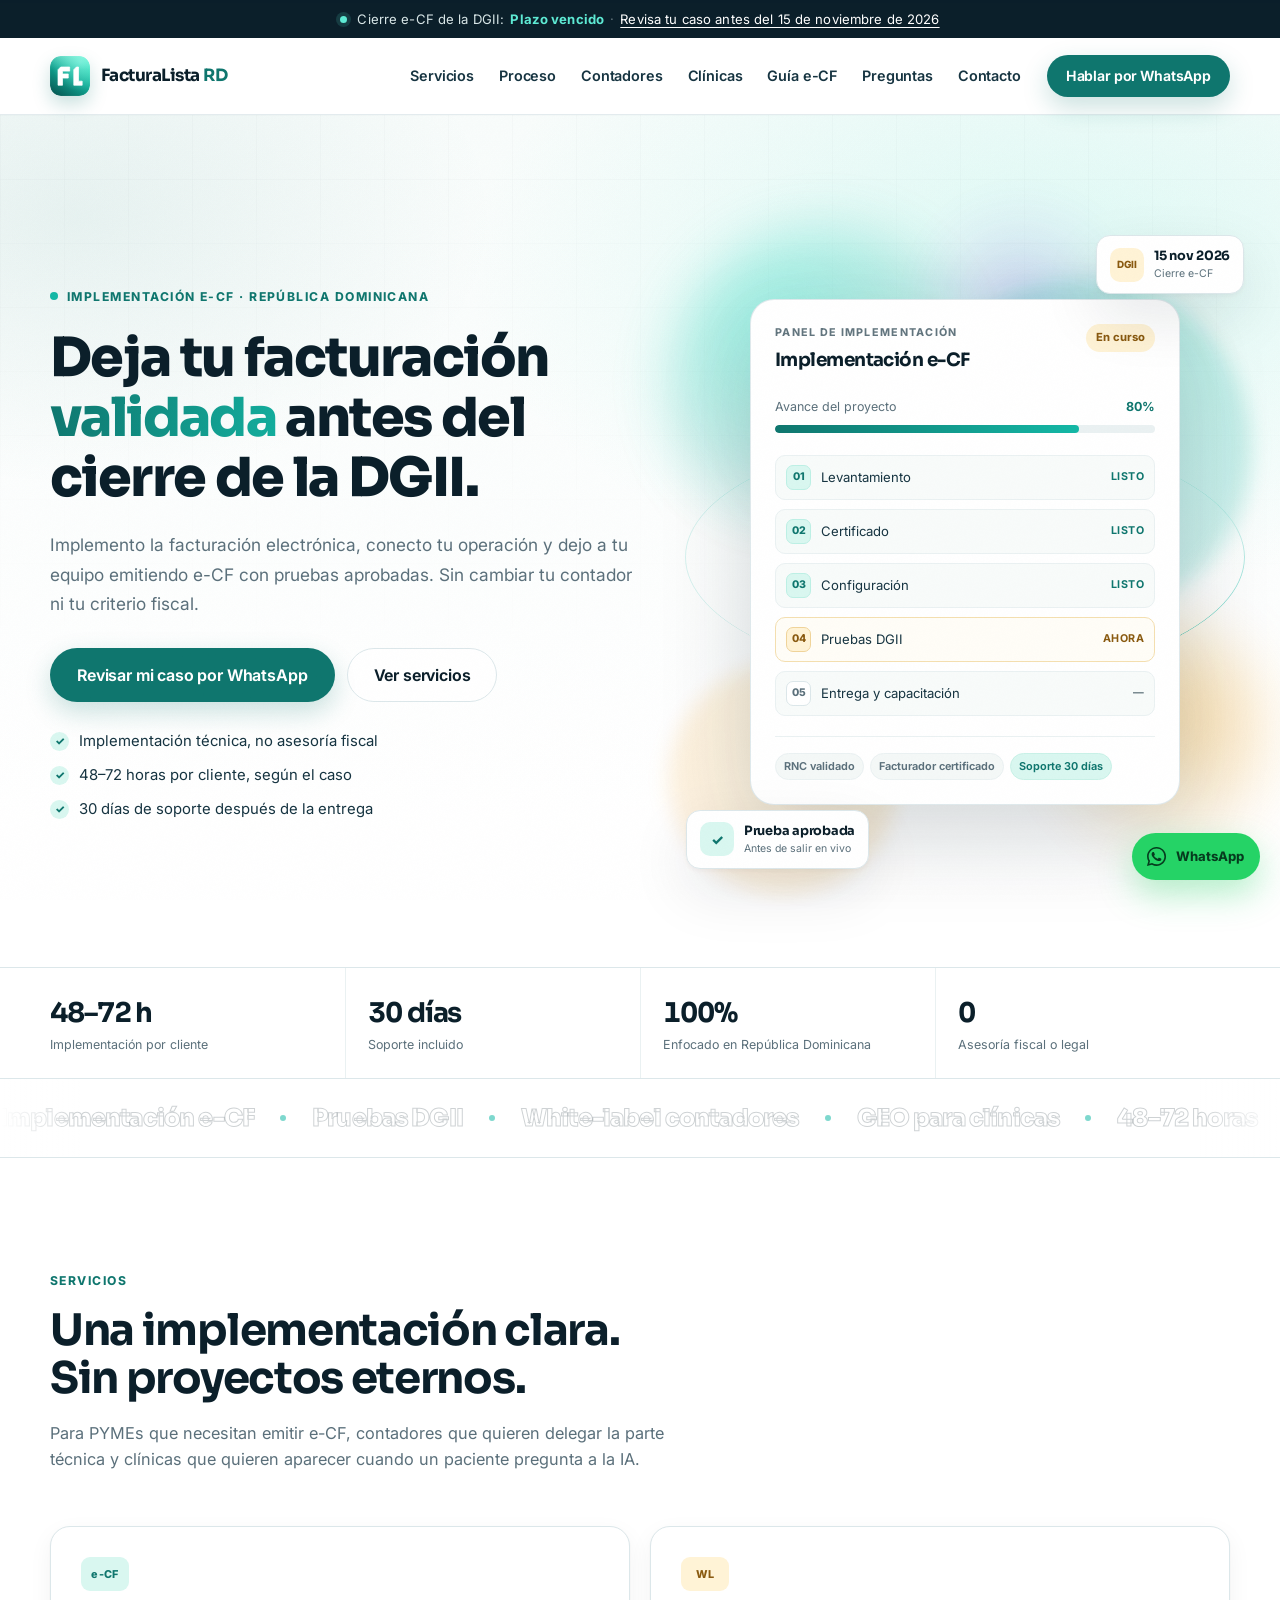
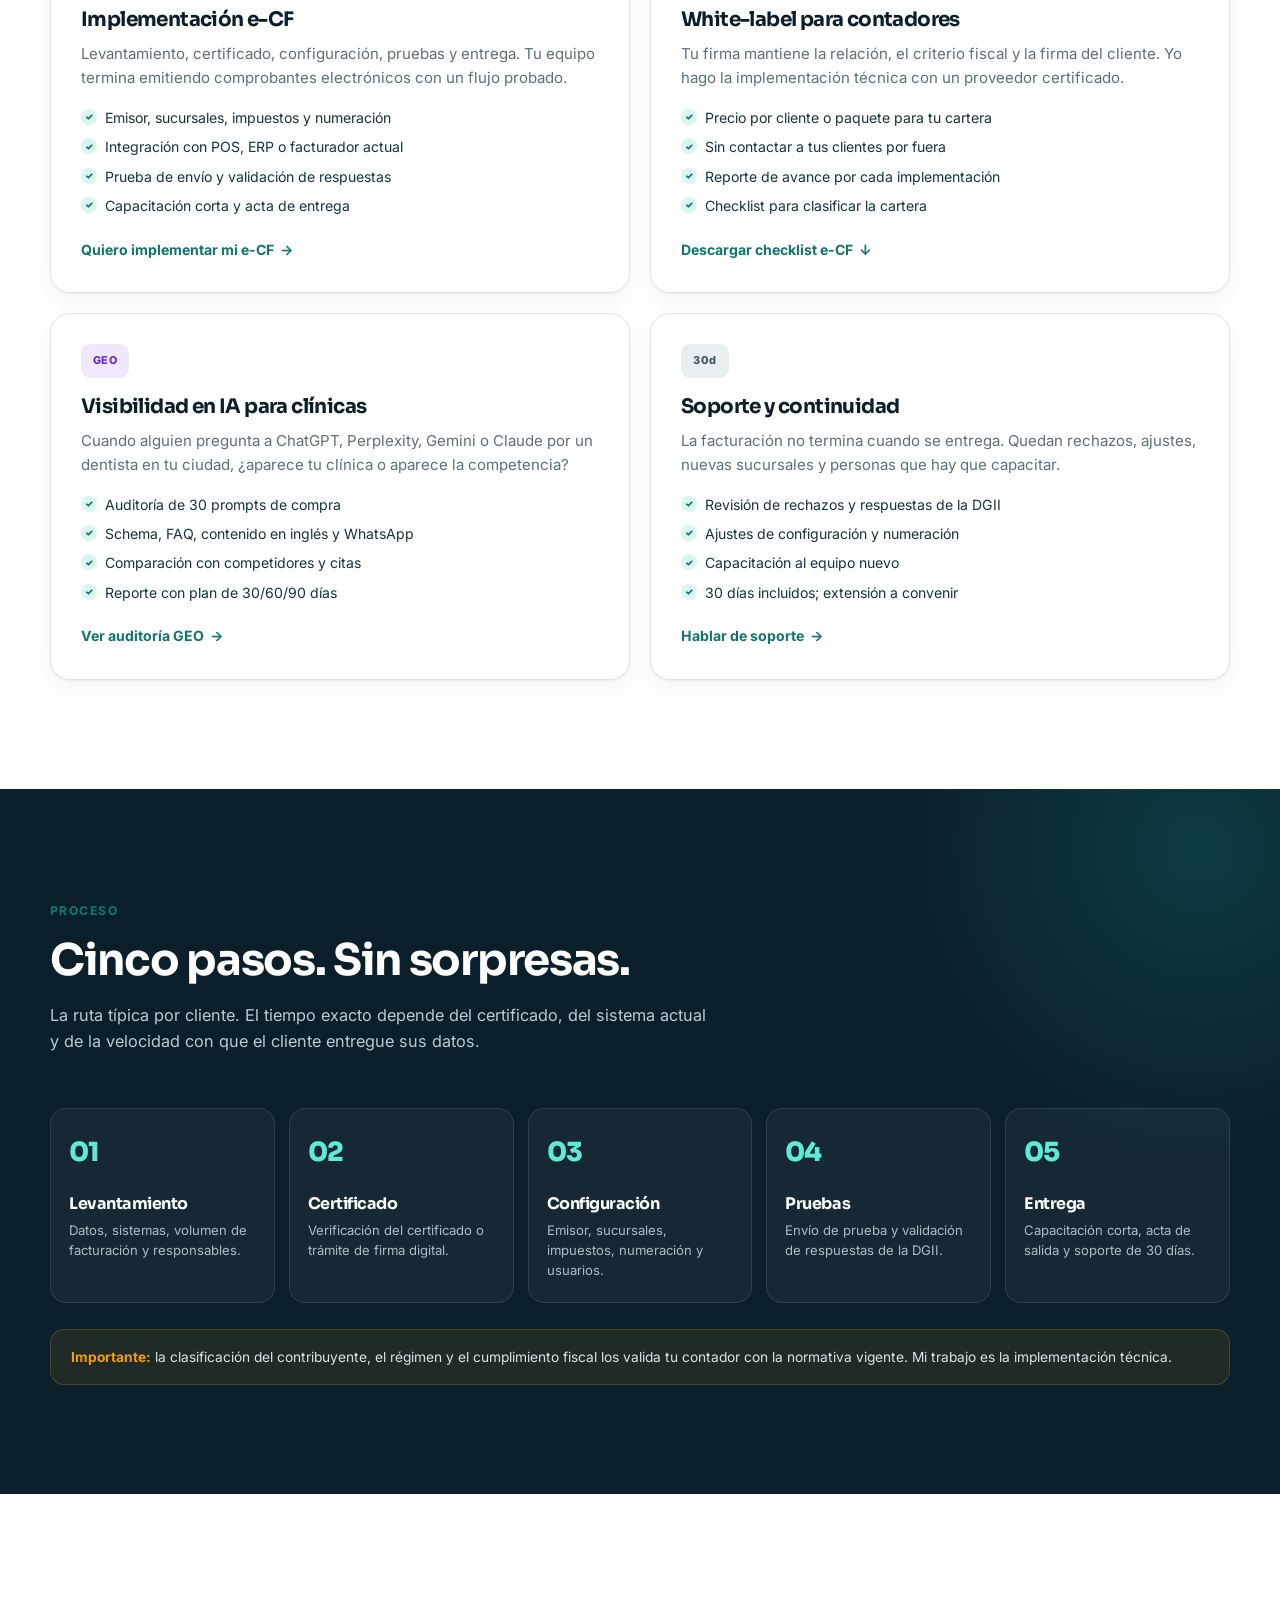
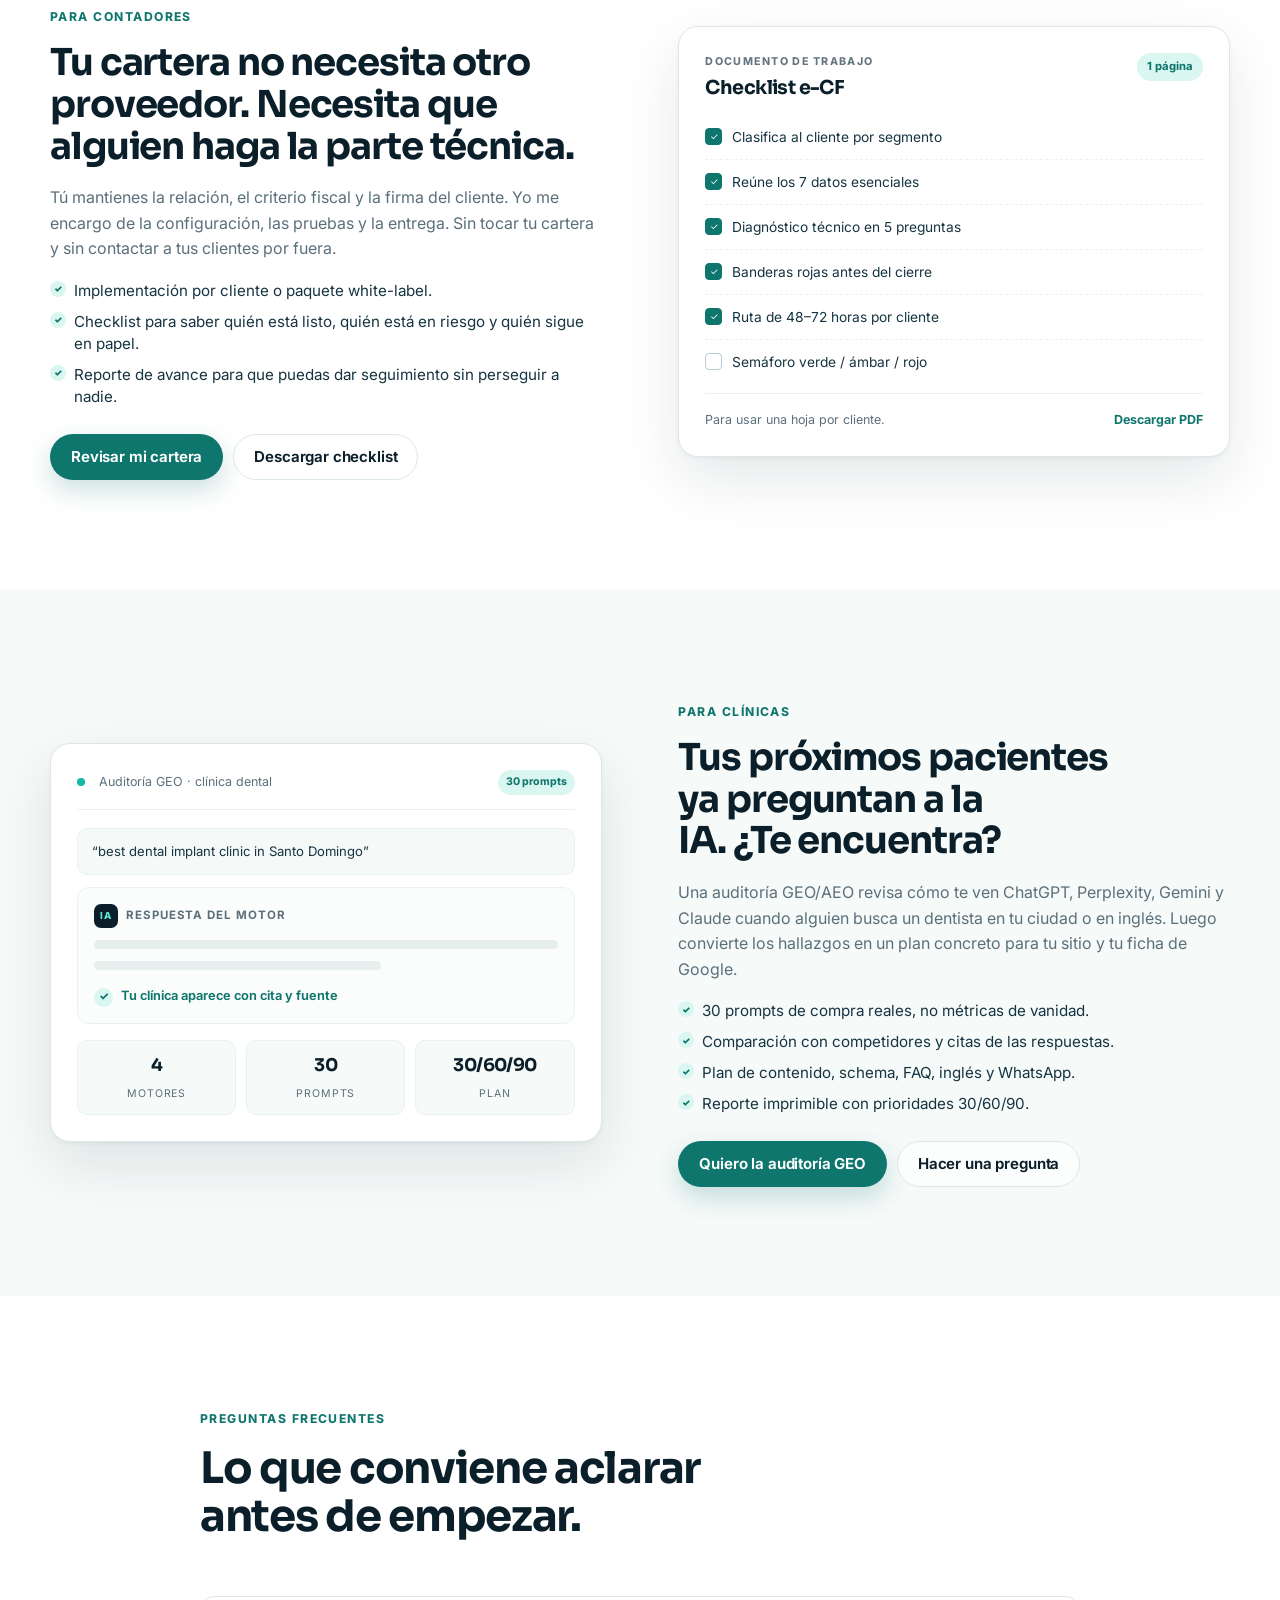
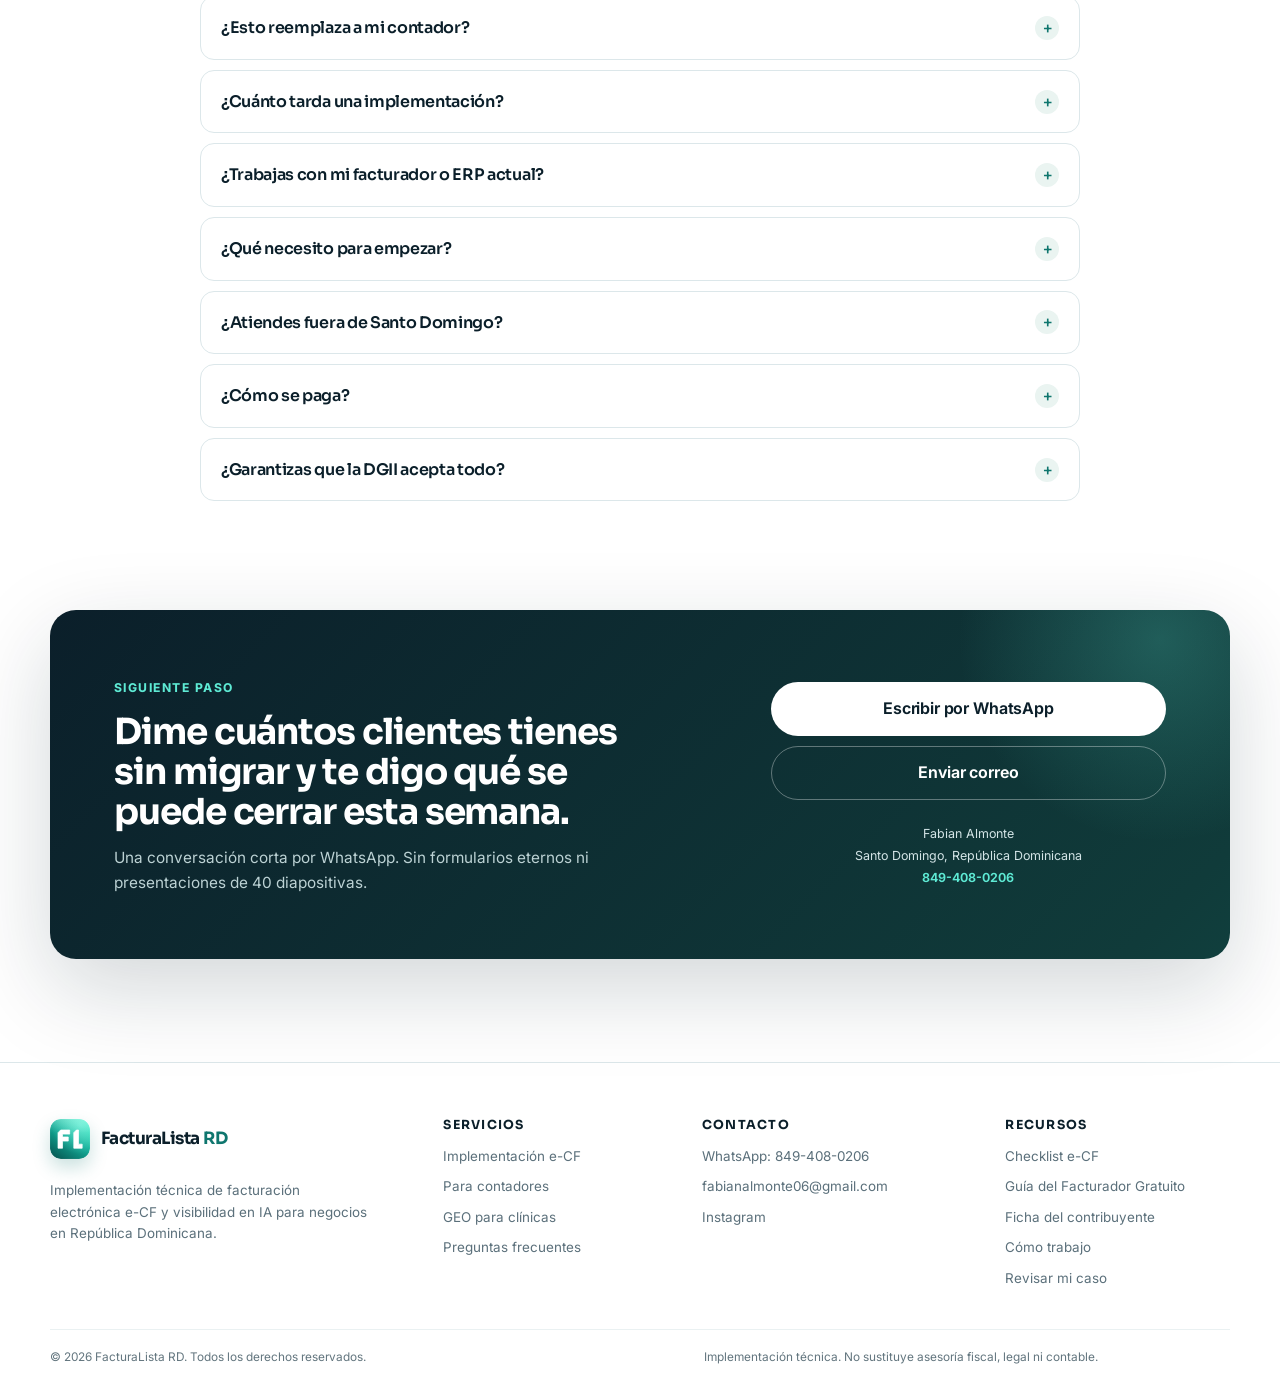
<file: index.html>
<!doctype html>
<html lang="es" class="no-js">
<head>
  <meta charset="utf-8">
  <script>
    document.documentElement.classList.replace("no-js", "js");
    window.setTimeout(function () {
      if (!window.__motionReady) document.documentElement.classList.add("motion-fallback");
    }, 2500);
  </script>
  <meta name="viewport" content="width=device-width, initial-scale=1">
  <title>FacturaLista RD — Facturación electrónica e-CF y visibilidad en IA</title>
  <meta name="description" content="Implementación de facturación electrónica e-CF en República Dominicana y auditorías GEO para clínicas. Implementación técnica en 48–72 horas, con pruebas y soporte de 30 días.">
  <meta name="theme-color" content="#0b1f2a">
  <meta name="robots" content="index, follow">
  <link rel="canonical" href="https://fabian0602.github.io/facturalista/">
  <link rel="icon" href="favicon.ico" sizes="any">
  <link rel="icon" href="assets/favicon.svg" type="image/svg+xml">
  <link rel="icon" type="image/png" sizes="32x32" href="assets/favicon-32.png">
  <link rel="icon" type="image/png" sizes="16x16" href="assets/favicon-16.png">
  <link rel="apple-touch-icon" sizes="180x180" href="assets/apple-touch-icon.png">
  <link rel="manifest" href="site.webmanifest">

  <meta property="og:type" content="website">
  <meta property="og:locale" content="es_DO">
  <meta property="og:site_name" content="FacturaLista RD">
  <meta property="og:title" content="FacturaLista RD — Facturación electrónica e-CF sin complicaciones">
  <meta property="og:description" content="Deja tu facturación validada antes del cierre de la DGII. Implementación técnica, pruebas y soporte para PYMEs, contadores y clínicas.">
  <meta property="og:url" content="https://fabian0602.github.io/facturalista/">
  <meta property="og:image" content="https://fabian0602.github.io/facturalista/assets/og-facturalista.jpg">
  <meta name="twitter:card" content="summary_large_image">
  <meta name="twitter:title" content="FacturaLista RD — Facturación electrónica e-CF">
  <meta name="twitter:description" content="Implementación técnica de e-CF y visibilidad en IA para clínicas en República Dominicana.">
  <meta name="twitter:image" content="https://fabian0602.github.io/facturalista/assets/og-facturalista.jpg">

  <link rel="preconnect" href="https://fonts.googleapis.com">
  <link rel="preconnect" href="https://fonts.gstatic.com" crossorigin>
  <link href="https://fonts.googleapis.com/css2?family=Inter:wght@400;500;600;700&family=Sora:wght@500;600;700;800&display=swap" rel="stylesheet">
  <link rel="stylesheet" href="styles.css">

  <script type="application/ld+json">
  {
    "@context": "https://schema.org",
    "@type": "ProfessionalService",
    "name": "FacturaLista RD",
    "description": "Implementación técnica de facturación electrónica e-CF y auditorías GEO/AEO para clínicas en República Dominicana.",
    "email": "fabianalmonte06@gmail.com",
    "telephone": "+1-849-408-0206",
    "areaServed": {"@type": "Country", "name": "República Dominicana"},
    "founder": {"@type": "Person", "name": "Fabian Almonte"},
    "knowsAbout": ["Facturación electrónica e-CF", "DGII", "GEO", "AEO", "Visibilidad en IA"],
    "priceRange": "RD$$",
    "availableLanguage": ["es", "en"]
  }
  </script>
</head>
<body>
<div class="scroll-progress" aria-hidden="true"><span data-scroll-progress></span></div>
<div class="grain" aria-hidden="true"></div>
<a class="skip-link" href="#contenido">Saltar al contenido</a>

<div class="topbar">
  <div class="container topbar-inner">
    <span class="topbar-dot" aria-hidden="true"></span>
    <p>
      Cierre e-CF de la DGII: <strong data-countdown>calculando…</strong>
      <span class="topbar-sep">·</span>
      <a href="#contacto">Revisa tu caso antes del 15 de noviembre de 2026</a>
    </p>
  </div>
</div>

<header class="site-header">
  <div class="container nav-wrap">
    <a class="brand" href="#inicio" aria-label="FacturaLista RD, inicio">
      <img class="brand-mark" src="assets/logo-mark.svg" alt="" width="40" height="40" aria-hidden="true">
      <span class="brand-text">FacturaLista <em>RD</em></span>
    </a>

    <button class="nav-toggle" type="button" aria-label="Abrir menú" aria-expanded="false" aria-controls="nav" data-nav-toggle>
      <span></span><span></span><span></span>
    </button>

    <nav class="nav" id="nav" aria-label="Principal" data-nav>
      <a href="#servicios">Servicios</a>
      <a href="#proceso">Proceso</a>
      <a href="#contadores">Contadores</a>
      <a href="#clinicas">Clínicas</a>
      <a href="guia-facturador/">Guía e-CF</a>
      <a href="#faq">Preguntas</a>
      <a href="#contacto">Contacto</a>
    </nav>

    <a class="btn btn-primary btn-nav" href="https://wa.me/18494080206" data-wa>
      Hablar por WhatsApp
    </a>
  </div>
</header>

<main id="contenido">
  <section class="hero" id="inicio">
    <div class="container hero-grid">
      <div class="hero-copy">
        <span class="eyebrow"><span class="pulse" aria-hidden="true"></span> Implementación e-CF · República Dominicana</span>
        <h1>Deja tu facturación <span class="grad">validada</span> antes del cierre de la DGII.</h1>
        <p class="lead">
          Implemento la facturación electrónica, conecto tu operación y dejo a tu equipo emitiendo e-CF con pruebas aprobadas.
          Sin cambiar tu contador ni tu criterio fiscal.
        </p>
        <div class="hero-actions">
          <a class="btn btn-primary btn-lg" href="https://wa.me/18494080206" data-wa>
            Revisar mi caso por WhatsApp
          </a>
          <a class="btn btn-ghost btn-lg" href="#servicios">Ver servicios</a>
        </div>
        <ul class="hero-points">
          <li><span class="check" aria-hidden="true">✓</span> Implementación técnica, no asesoría fiscal</li>
          <li><span class="check" aria-hidden="true">✓</span> 48–72 horas por cliente, según el caso</li>
          <li><span class="check" aria-hidden="true">✓</span> 30 días de soporte después de la entrega</li>
        </ul>
      </div>

      <div class="hero-visual" aria-label="Vista ilustrativa de una implementación e-CF">
        <div class="hero-scene" aria-hidden="true" data-parallax="-0.05">
          <span class="orb orb-a"></span>
          <span class="orb orb-b"></span>
          <span class="orb orb-c"></span>
          <span class="ring-3d"></span>
        </div>
        <div class="glow glow-a" aria-hidden="true" data-parallax="0.12"></div>
        <div class="glow glow-b" aria-hidden="true" data-parallax="-0.1"></div>

        <div class="mock-card" data-tilt data-spotlight>
          <div class="mock-head">
            <div>
              <span class="mock-kicker">Panel de implementación</span>
              <strong>Implementación e-CF</strong>
            </div>
            <span class="mock-status">En curso</span>
          </div>

          <div class="mock-progress">
            <div class="mock-progress-head">
              <span>Avance del proyecto</span>
              <strong>80%</strong>
            </div>
            <div class="mock-bar"><span></span></div>
          </div>

          <ul class="mock-steps">
            <li class="done"><span>01</span> Levantamiento <b>Listo</b></li>
            <li class="done"><span>02</span> Certificado <b>Listo</b></li>
            <li class="done"><span>03</span> Configuración <b>Listo</b></li>
            <li class="current"><span>04</span> Pruebas DGII <b>Ahora</b></li>
            <li><span>05</span> Entrega y capacitación <b>—</b></li>
          </ul>

          <div class="mock-foot">
            <span class="mock-chip">RNC validado</span>
            <span class="mock-chip">Facturador certificado</span>
            <span class="mock-chip is-teal">Soporte 30 días</span>
          </div>
        </div>

        <div class="float-card float-a">
          <span class="float-icon" aria-hidden="true">DGII</span>
          <div><strong>15 nov 2026</strong><span>Cierre e-CF</span></div>
        </div>
        <div class="float-card float-b">
          <span class="float-icon is-teal" aria-hidden="true">✓</span>
          <div><strong>Prueba aprobada</strong><span>Antes de salir en vivo</span></div>
        </div>
      </div>
    </div>
  </section>

  <section class="trust-strip" aria-label="Datos de la implementación">
    <div class="container trust-grid">
      <div><strong><span data-count="48">48</span>–<span data-count="72">72</span> h</strong><span>Implementación por cliente</span></div>
      <div><strong><span data-count="30">30</span> días</strong><span>Soporte incluido</span></div>
      <div><strong><span data-count="100">100</span>%</strong><span>Enfocado en República Dominicana</span></div>
      <div><strong>0</strong><span>Asesoría fiscal o legal</span></div>
    </div>
  </section>

  <div class="marquee" aria-hidden="true">
    <div class="marquee-track">
      <div class="marquee-group">
        <span>Implementación e-CF</span><i></i>
        <span>Pruebas DGII</span><i></i>
        <span>White-label contadores</span><i></i>
        <span>GEO para clínicas</span><i></i>
        <span>48–72 horas</span><i></i>
        <span>Soporte 30 días</span><i></i>
      </div>
      <div class="marquee-group">
        <span>Implementación e-CF</span><i></i>
        <span>Pruebas DGII</span><i></i>
        <span>White-label contadores</span><i></i>
        <span>GEO para clínicas</span><i></i>
        <span>48–72 horas</span><i></i>
        <span>Soporte 30 días</span><i></i>
      </div>
    </div>
  </div>

  <section class="section" id="servicios">
    <div class="container">
      <div class="section-head reveal">
        <span class="eyebrow">Servicios</span>
        <h2>Una implementación clara. Sin proyectos eternos.</h2>
        <p>Para PYMEs que necesitan emitir e-CF, contadores que quieren delegar la parte técnica y clínicas que quieren aparecer cuando un paciente pregunta a la IA.</p>
      </div>

      <div class="cards-2">
        <article class="service-card reveal" data-spotlight>
          <span class="service-icon" aria-hidden="true">e-CF</span>
          <h3>Implementación e-CF</h3>
          <p>Levantamiento, certificado, configuración, pruebas y entrega. Tu equipo termina emitiendo comprobantes electrónicos con un flujo probado.</p>
          <ul class="ticks">
            <li>Emisor, sucursales, impuestos y numeración</li>
            <li>Integración con POS, ERP o facturador actual</li>
            <li>Prueba de envío y validación de respuestas</li>
            <li>Capacitación corta y acta de entrega</li>
          </ul>
          <a class="text-link" href="#contacto">Quiero implementar mi e-CF <span aria-hidden="true">→</span></a>
        </article>

        <article class="service-card reveal" data-spotlight>
          <span class="service-icon is-amber" aria-hidden="true">WL</span>
          <h3>White-label para contadores</h3>
          <p>Tu firma mantiene la relación, el criterio fiscal y la firma del cliente. Yo hago la implementación técnica con un proveedor certificado.</p>
          <ul class="ticks">
            <li>Precio por cliente o paquete para tu cartera</li>
            <li>Sin contactar a tus clientes por fuera</li>
            <li>Reporte de avance por cada implementación</li>
            <li>Checklist para clasificar la cartera</li>
          </ul>
          <a class="text-link" href="assets/checklist-contadores.pdf" download>Descargar checklist e-CF <span aria-hidden="true">↓</span></a>
        </article>

        <article class="service-card reveal" data-spotlight>
          <span class="service-icon is-violet" aria-hidden="true">GEO</span>
          <h3>Visibilidad en IA para clínicas</h3>
          <p>Cuando alguien pregunta a ChatGPT, Perplexity, Gemini o Claude por un dentista en tu ciudad, ¿aparece tu clínica o aparece la competencia?</p>
          <ul class="ticks">
            <li>Auditoría de 30 prompts de compra</li>
            <li>Schema, FAQ, contenido en inglés y WhatsApp</li>
            <li>Comparación con competidores y citas</li>
            <li>Reporte con plan de 30/60/90 días</li>
          </ul>
          <a class="text-link" href="#clinicas">Ver auditoría GEO <span aria-hidden="true">→</span></a>
        </article>

        <article class="service-card reveal" data-spotlight>
          <span class="service-icon is-slate" aria-hidden="true">30d</span>
          <h3>Soporte y continuidad</h3>
          <p>La facturación no termina cuando se entrega. Quedan rechazos, ajustes, nuevas sucursales y personas que hay que capacitar.</p>
          <ul class="ticks">
            <li>Revisión de rechazos y respuestas de la DGII</li>
            <li>Ajustes de configuración y numeración</li>
            <li>Capacitación al equipo nuevo</li>
            <li>30 días incluidos; extensión a convenir</li>
          </ul>
          <a class="text-link" href="#contacto">Hablar de soporte <span aria-hidden="true">→</span></a>
        </article>
      </div>
    </div>
  </section>

  <section class="section section-dark" id="proceso">
    <div class="container">
      <div class="section-head light reveal">
        <span class="eyebrow">Proceso</span>
        <h2>Cinco pasos. Sin sorpresas.</h2>
        <p>La ruta típica por cliente. El tiempo exacto depende del certificado, del sistema actual y de la velocidad con que el cliente entregue sus datos.</p>
      </div>

      <ol class="steps">
        <li class="reveal">
          <span class="step-n">01</span>
          <h3>Levantamiento</h3>
          <p>Datos, sistemas, volumen de facturación y responsables.</p>
        </li>
        <li class="reveal">
          <span class="step-n">02</span>
          <h3>Certificado</h3>
          <p>Verificación del certificado o trámite de firma digital.</p>
        </li>
        <li class="reveal">
          <span class="step-n">03</span>
          <h3>Configuración</h3>
          <p>Emisor, sucursales, impuestos, numeración y usuarios.</p>
        </li>
        <li class="reveal">
          <span class="step-n">04</span>
          <h3>Pruebas</h3>
          <p>Envío de prueba y validación de respuestas de la DGII.</p>
        </li>
        <li class="reveal">
          <span class="step-n">05</span>
          <h3>Entrega</h3>
          <p>Capacitación corta, acta de salida y soporte de 30 días.</p>
        </li>
      </ol>

      <div class="process-note reveal">
        <strong>Importante:</strong> la clasificación del contribuyente, el régimen y el cumplimiento fiscal los valida tu contador con la normativa vigente. Mi trabajo es la implementación técnica.
      </div>
    </div>
  </section>

  <section class="section" id="contadores">
    <div class="container split">
      <div class="split-copy reveal">
        <span class="eyebrow">Para contadores</span>
        <h2>Tu cartera no necesita otro proveedor. Necesita que alguien haga la parte técnica.</h2>
        <p>Tú mantienes la relación, el criterio fiscal y la firma del cliente. Yo me encargo de la configuración, las pruebas y la entrega. Sin tocar tu cartera y sin contactar a tus clientes por fuera.</p>
        <ul class="ticks ticks-lg">
          <li>Implementación por cliente o paquete white-label.</li>
          <li>Checklist para saber quién está listo, quién está en riesgo y quién sigue en papel.</li>
          <li>Reporte de avance para que puedas dar seguimiento sin perseguir a nadie.</li>
        </ul>
        <div class="split-actions">
          <a class="btn btn-primary" href="https://wa.me/18494080206" data-wa>Revisar mi cartera</a>
          <a class="btn btn-ghost" href="assets/checklist-contadores.pdf" download>Descargar checklist</a>
        </div>
      </div>

      <div class="checklist-card reveal" data-tilt="3" data-spotlight aria-label="Vista previa del checklist e-CF">
        <div class="checklist-head">
          <div><span class="mini-kicker">Documento de trabajo</span><strong>Checklist e-CF</strong></div>
          <span class="checklist-badge">1 página</span>
        </div>
        <ul class="checklist-items">
          <li><span class="box checked" aria-hidden="true">✓</span> Clasifica al cliente por segmento</li>
          <li><span class="box checked" aria-hidden="true">✓</span> Reúne los 7 datos esenciales</li>
          <li><span class="box checked" aria-hidden="true">✓</span> Diagnóstico técnico en 5 preguntas</li>
          <li><span class="box checked" aria-hidden="true">✓</span> Banderas rojas antes del cierre</li>
          <li><span class="box checked" aria-hidden="true">✓</span> Ruta de 48–72 horas por cliente</li>
          <li><span class="box" aria-hidden="true"></span> Semáforo verde / ámbar / rojo</li>
        </ul>
        <div class="checklist-foot">
          <span>Para usar una hoja por cliente.</span>
          <a href="assets/checklist-contadores.pdf" download>Descargar PDF</a>
        </div>
      </div>
    </div>
  </section>

  <section class="section section-soft" id="clinicas">
    <div class="container split split-reverse">
      <div class="split-copy reveal">
        <span class="eyebrow">Para clínicas</span>
        <h2>Tus próximos pacientes ya preguntan a la IA. ¿Te encuentra?</h2>
        <p>Una auditoría GEO/AEO revisa cómo te ven ChatGPT, Perplexity, Gemini y Claude cuando alguien busca un dentista en tu ciudad o en inglés. Luego convierte los hallazgos en un plan concreto para tu sitio y tu ficha de Google.</p>
        <ul class="ticks ticks-lg">
          <li>30 prompts de compra reales, no métricas de vanidad.</li>
          <li>Comparación con competidores y citas de las respuestas.</li>
          <li>Plan de contenido, schema, FAQ, inglés y WhatsApp.</li>
          <li>Reporte imprimible con prioridades 30/60/90.</li>
        </ul>
        <div class="split-actions">
          <a class="btn btn-primary" href="https://wa.me/18494080206" data-wa>Quiero la auditoría GEO</a>
          <a class="btn btn-ghost" href="#contacto">Hacer una pregunta</a>
        </div>
      </div>

      <div class="geo-card reveal" data-tilt="3" data-spotlight aria-label="Vista ilustrativa de una auditoría GEO">
        <div class="geo-head">
          <span class="geo-dot"></span>
          <span>Auditoría GEO · clínica dental</span>
          <span class="geo-live">30 prompts</span>
        </div>
        <div class="geo-query">“best dental implant clinic in Santo Domingo”</div>
        <div class="geo-answer">
          <div class="geo-answer-head"><span class="ai-mark">IA</span> Respuesta del motor</div>
          <p class="geo-skeleton"></p>
          <p class="geo-skeleton short"></p>
          <div class="geo-result"><span class="check" aria-hidden="true">✓</span> Tu clínica aparece con cita y fuente</div>
        </div>
        <div class="geo-metrics">
          <div><strong>4</strong><span>motores</span></div>
          <div><strong>30</strong><span>prompts</span></div>
          <div><strong>30/60/90</strong><span>plan</span></div>
        </div>
      </div>
    </div>
  </section>

  <section class="section" id="faq">
    <div class="container faq-wrap">
      <div class="section-head reveal">
        <span class="eyebrow">Preguntas frecuentes</span>
        <h2>Lo que conviene aclarar antes de empezar.</h2>
      </div>

      <div class="faq-list reveal">
        <details>
          <summary>¿Esto reemplaza a mi contador?</summary>
          <p>No. La implementación es técnica. Tu contador sigue validando la clasificación, el régimen y el cumplimiento fiscal. Yo configuro el emisor, el certificado, las pruebas y la entrega operativa.</p>
        </details>
        <details>
          <summary>¿Cuánto tarda una implementación?</summary>
          <p>La ruta típica es de 48–72 horas por cliente. El tiempo exacto depende de si el certificado está vigente, del sistema actual y de la velocidad con que se entreguen los datos y accesos.</p>
        </details>
        <details>
          <summary>¿Trabajas con mi facturador o ERP actual?</summary>
          <p>Se evalúa en el levantamiento. Si el sistema está certificado y permite la integración, se configura. Si no, se propone una migración a un facturador certificado por la DGII.</p>
        </details>
        <details>
          <summary>¿Qué necesito para empezar?</summary>
          <p>RNC y razón social, actividad económica, correo de notificaciones, certificado digital vigente, datos del sistema actual, responsable interno y una factura de prueba autorizada.</p>
        </details>
        <details>
          <summary>¿Atiendes fuera de Santo Domingo?</summary>
          <p>Sí. El trabajo puede ser remoto en toda República Dominicana. Para configuraciones que requieren presencia física se coordina aparte.</p>
        </details>
        <details>
          <summary>¿Cómo se paga?</summary>
          <p>50% al inicio y 50% al entregar, por transferencia o el método acordado. La propuesta detalla el alcance, el precio y la fecha de validez antes de empezar.</p>
        </details>
        <details>
          <summary>¿Garantizas que la DGII acepta todo?</summary>
          <p>No se puede garantizar la aceptación de la DGII: depende de la normativa, de la veracidad de los datos y de la validación oficial. Lo que sí se hace es probar el flujo, revisar las respuestas y corregir antes de salir en vivo.</p>
        </details>
      </div>
    </div>
  </section>

  <section class="cta" id="contacto">
    <div class="container">
      <div class="cta-card reveal" data-spotlight>
        <div class="cta-copy">
          <span class="eyebrow light">Siguiente paso</span>
          <h2>Dime cuántos clientes tienes sin migrar y te digo qué se puede cerrar esta semana.</h2>
          <p>Una conversación corta por WhatsApp. Sin formularios eternos ni presentaciones de 40 diapositivas.</p>
        </div>
        <div class="cta-actions">
          <a class="btn btn-light btn-lg" href="https://wa.me/18494080206" data-wa>Escribir por WhatsApp</a>
          <a class="btn btn-outline-light btn-lg" href="mailto:fabianalmonte06@gmail.com" data-email>Enviar correo</a>
          <div class="cta-meta">
            <span>Fabian Almonte</span>
            <span>Santo Domingo, República Dominicana</span>
            <a href="tel:+18494080206">849-408-0206</a>
          </div>
        </div>
      </div>
    </div>
  </section>
</main>

<footer class="footer">
  <div class="container footer-grid">
    <div class="footer-brand">
      <a class="brand" href="#inicio" aria-label="FacturaLista RD, inicio">
        <img class="brand-mark" src="assets/logo-mark.svg" alt="" width="40" height="40" aria-hidden="true">
        <span class="brand-text">FacturaLista <em>RD</em></span>
      </a>
      <p>Implementación técnica de facturación electrónica e-CF y visibilidad en IA para negocios en República Dominicana.</p>
    </div>

    <div class="footer-col">
      <h3>Servicios</h3>
      <a href="#servicios">Implementación e-CF</a>
      <a href="#contadores">Para contadores</a>
      <a href="#clinicas">GEO para clínicas</a>
      <a href="#faq">Preguntas frecuentes</a>
    </div>

    <div class="footer-col">
      <h3>Contacto</h3>
      <a href="https://wa.me/18494080206" data-wa>WhatsApp: 849-408-0206</a>
      <a href="mailto:fabianalmonte06@gmail.com" data-email>fabianalmonte06@gmail.com</a>
      <a href="https://instagram.com/" data-social="instagram" hidden rel="noopener" target="_blank">Instagram</a>
      <a href="https://linkedin.com/in/" data-social="linkedin" hidden rel="noopener" target="_blank">LinkedIn</a>
    </div>

    <div class="footer-col">
      <h3>Recursos</h3>
      <a href="assets/checklist-contadores.pdf" download>Checklist e-CF</a>
      <a href="guia-facturador/">Guía del Facturador Gratuito</a>
      <a href="ficha-cliente/">Ficha del contribuyente</a>
      <a href="#proceso">Cómo trabajo</a>
      <a href="#contacto">Revisar mi caso</a>
    </div>
  </div>

  <div class="container footer-bottom">
    <p>© <span data-year>2026</span> FacturaLista RD. Todos los derechos reservados.</p>
    <p class="footer-legal">Implementación técnica. No sustituye asesoría fiscal, legal ni contable.</p>
  </div>
</footer>

<a class="wa-float" href="https://wa.me/18494080206" data-wa aria-label="Escribir por WhatsApp">
  <svg viewBox="0 0 24 24" aria-hidden="true" focusable="false">
    <path d="M12.04 2C6.58 2 2.13 6.45 2.13 11.91c0 1.75.46 3.45 1.32 4.95L2 22l5.25-1.38a9.9 9.9 0 0 0 4.79 1.22h.01c5.46 0 9.91-4.45 9.91-9.91C21.96 6.45 17.5 2 12.04 2Zm0 18.15h-.01a8.2 8.2 0 0 1-4.18-1.15l-.3-.18-3.12.82.83-3.04-.2-.31a8.2 8.2 0 0 1-1.26-4.38c0-4.54 3.7-8.23 8.24-8.23 2.2 0 4.27.86 5.82 2.41a8.18 8.18 0 0 1 2.41 5.83c0 4.54-3.69 8.23-8.23 8.23Zm4.52-6.16c-.25-.12-1.47-.72-1.7-.8-.23-.09-.4-.13-.57.12-.17.25-.65.8-.8.97-.15.17-.29.19-.54.06-.25-.12-1.05-.39-2-1.23-.74-.66-1.24-1.47-1.39-1.72-.15-.25-.02-.39.11-.51.11-.11.25-.29.37-.44.12-.15.17-.25.25-.42.08-.17.04-.31-.02-.44-.06-.12-.57-1.37-.78-1.88-.2-.49-.41-.42-.57-.43h-.49c-.17 0-.44.06-.67.31-.23.25-.88.86-.88 2.1s.9 2.44 1.03 2.61c.12.17 1.77 2.7 4.29 3.79.6.26 1.07.41 1.44.53.6.19 1.15.16 1.58.1.48-.07 1.47-.6 1.68-1.18.21-.58.21-1.08.15-1.18-.06-.1-.23-.16-.48-.28Z"/>
  </svg>
  <span>WhatsApp</span>
</a>

<script src="config.js"></script>
<script src="script.js"></script>
</body>
</html>
</file>
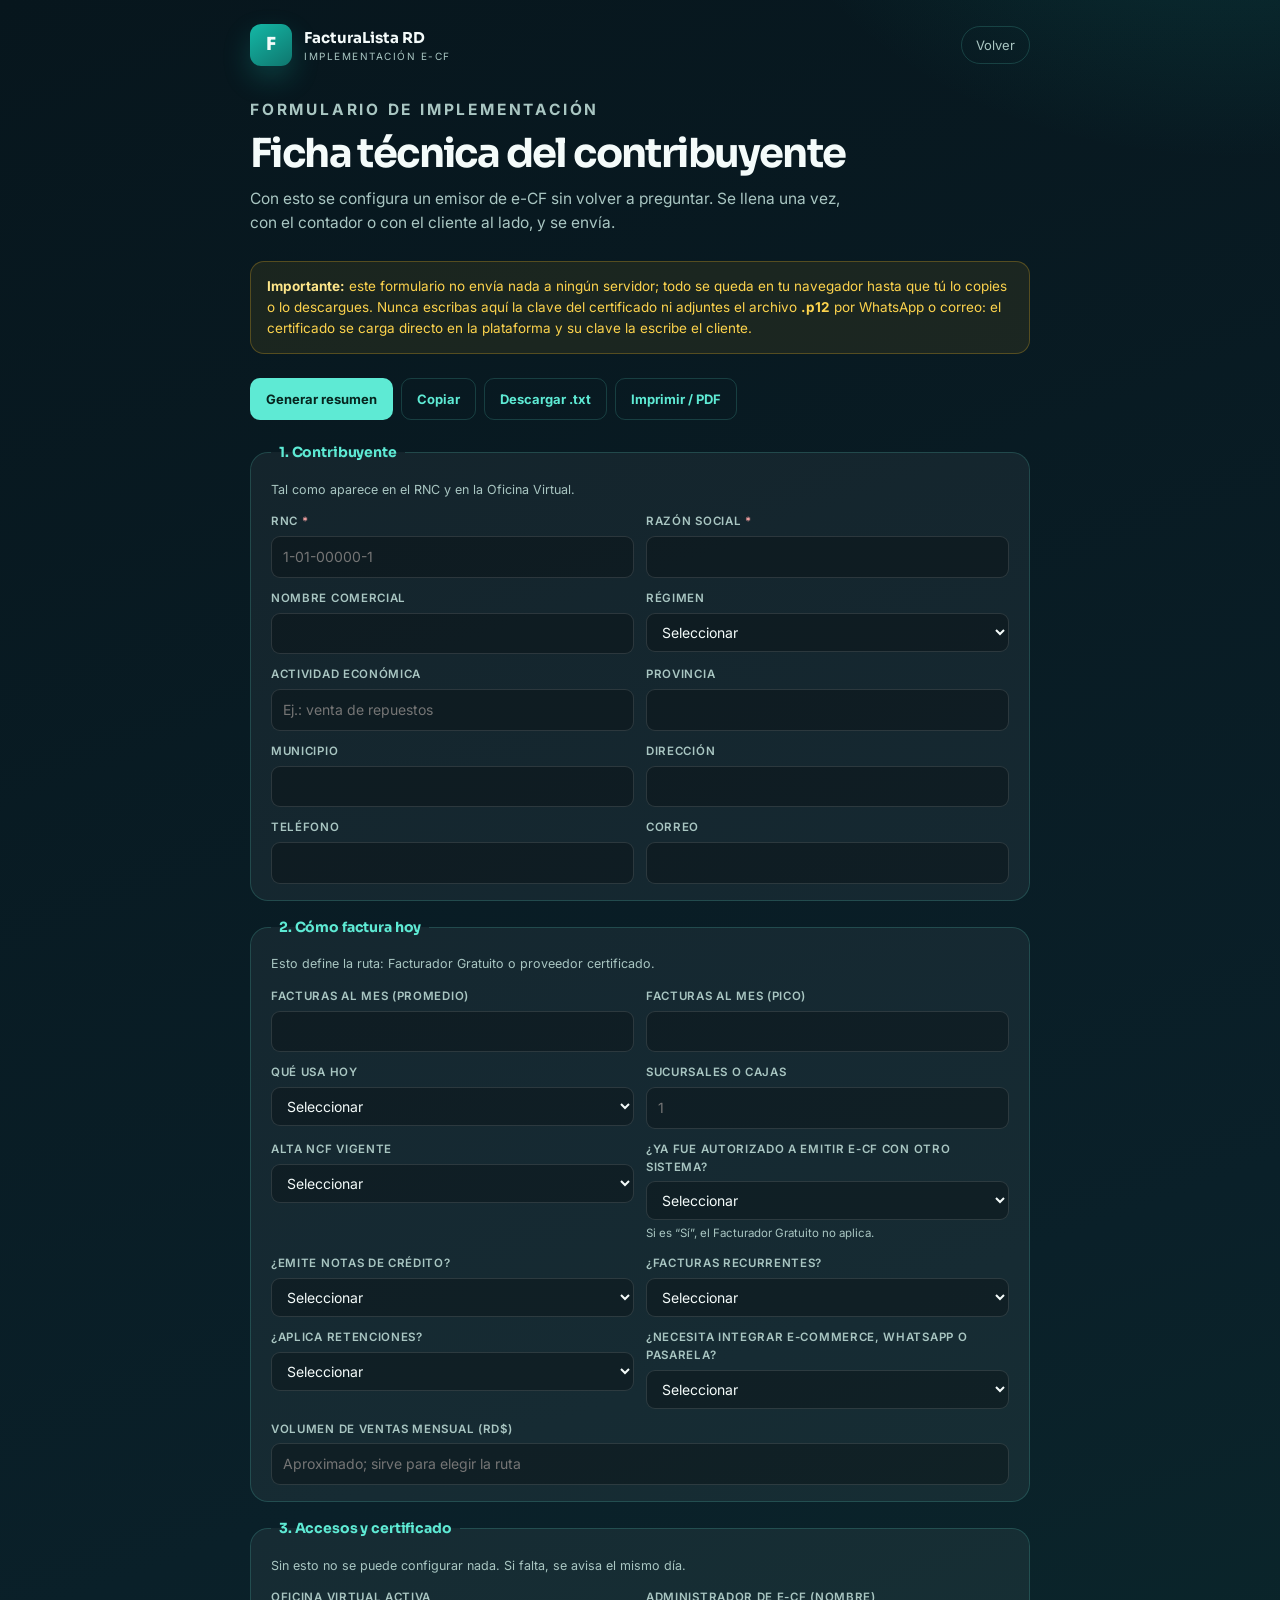
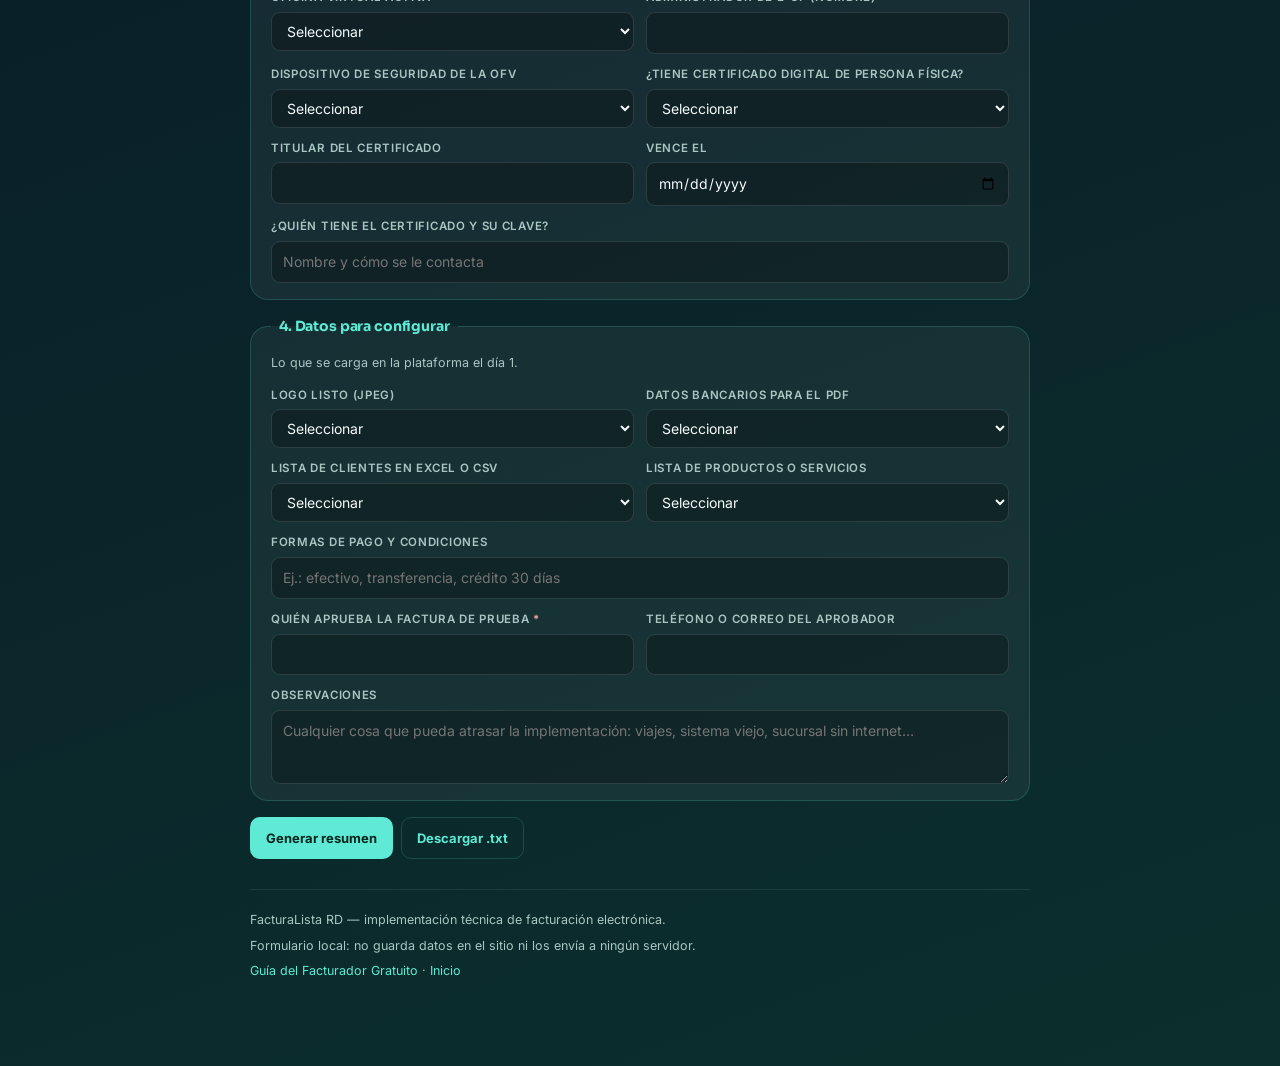
<file: ficha-cliente/index.html>
<!doctype html>
<html lang="es">
<head>
  <meta charset="utf-8">
  <meta name="viewport" content="width=device-width, initial-scale=1">
  <meta name="theme-color" content="#07161d">
  <title>Ficha técnica del contribuyente — implementación e-CF</title>
  <meta name="description" content="Formulario para levantar en una sola sesión los datos que necesita la implementación de facturación electrónica: RNC, accesos, certificado, secuencias y datos de configuración.">
  <meta name="robots" content="noindex, follow">
  <link rel="canonical" href="https://fabian0602.github.io/facturalista/ficha-cliente/">
  <link rel="icon" href="../favicon.ico" sizes="any">
  <link rel="icon" href="../assets/favicon.svg" type="image/svg+xml">
  <link rel="apple-touch-icon" sizes="180x180" href="../assets/apple-touch-icon.png">
  <link rel="preconnect" href="https://fonts.googleapis.com">
  <link rel="preconnect" href="https://fonts.gstatic.com" crossorigin>
  <link href="https://fonts.googleapis.com/css2?family=Inter:wght@400;500;600;700&family=Sora:wght@600;700;800&display=swap" rel="stylesheet">
  <style>
    :root {
      --ink: #07161d;
      --mint: #5eead4;
      --text: #f4fbfa;
      --muted: #a9c6c2;
      --line: rgba(94, 234, 212, .18);
      --card: rgba(255, 255, 255, .05);
      --field: rgba(0, 0, 0, .26);
    }
    * { margin: 0; padding: 0; box-sizing: border-box; }
    body {
      background:
        radial-gradient(820px 620px at 96% -8%, rgba(20, 184, 166, .2), transparent 60%),
        linear-gradient(160deg, #07161d 0%, #0a2029 52%, #0b2f2d 100%);
      color: var(--text);
      font-family: Inter, "Segoe UI", system-ui, sans-serif;
      line-height: 1.55;
      -webkit-font-smoothing: antialiased;
    }
    a { color: var(--mint); text-decoration: none; }
    a:hover { text-decoration: underline; }
    .wrap { max-width: 820px; margin: 0 auto; padding: 24px 20px 80px; }

    header { display: flex; align-items: center; justify-content: space-between; gap: 14px; margin-bottom: 32px; }
    .brand { display: flex; align-items: center; gap: 12px; color: var(--text); }
    .mark {
      width: 42px; height: 42px; border-radius: 11px; display: grid; place-items: center;
      background: linear-gradient(145deg, #14b8a6, #0f766e);
      font-family: Sora, sans-serif; font-weight: 800; font-size: 18px;
      box-shadow: 0 12px 28px rgba(20, 184, 166, .24);
    }
    .brand strong { display: block; font-family: Sora, sans-serif; font-size: 15px; }
    .brand small { display: block; font-size: 10px; letter-spacing: .15em; color: var(--muted); text-transform: uppercase; }
    .back { font-size: 13px; color: var(--muted); border: 1px solid var(--line); border-radius: 999px; padding: 8px 14px; }

    .hero { margin-bottom: 26px; }
    .eyebrow { font-size: 11px; font-weight: 700; letter-spacing: .18em; text-transform: uppercase; color: var(--mint); margin-bottom: 10px; }
    h1 { font-family: Sora, sans-serif; font-size: clamp(27px, 5.4vw, 40px); line-height: 1.08; letter-spacing: -.04em; }
    .hero p { margin-top: 12px; color: var(--muted); font-size: 15.5px; max-width: 620px; }

    .alert {
      border-radius: 14px; padding: 14px 16px; font-size: 13.5px; margin-bottom: 24px;
      background: rgba(251, 191, 36, .08); border: 1px solid rgba(251, 191, 36, .26); color: #fcd34d;
    }
    .alert strong { color: #fde68a; }

    .toolbar { display: flex; flex-wrap: wrap; gap: 8px; margin-bottom: 22px; }
    .btn {
      display: inline-flex; align-items: center; gap: 7px; border-radius: 10px; padding: 10px 15px;
      font: inherit; font-size: 13px; font-weight: 700; cursor: pointer;
      border: 1px solid var(--line); background: transparent; color: var(--mint);
    }
    .btn-primary { background: var(--mint); color: #06251f; border-color: transparent; }
    .btn:active { transform: translateY(1px); }

    fieldset {
      border: 1px solid var(--line); border-radius: 18px; background: var(--card);
      padding: 20px 20px 16px; margin-bottom: 16px;
    }
    legend {
      font-family: Sora, sans-serif; font-size: 14px; font-weight: 700; letter-spacing: -.01em;
      padding: 0 8px; color: var(--mint);
    }
    .legend-note { font-size: 12.5px; color: var(--muted); margin: -4px 0 14px; }

    .grid { display: grid; grid-template-columns: 1fr 1fr; gap: 12px; }
    .grid.one { grid-template-columns: 1fr; }
    .field { display: flex; flex-direction: column; gap: 5px; }
    .field.full { grid-column: 1 / -1; }
    label { font-size: 11.5px; letter-spacing: .06em; text-transform: uppercase; color: var(--muted); font-weight: 600; }
    .hint { font-size: 11.5px; color: var(--muted); text-transform: none; letter-spacing: 0; font-weight: 400; }
    input, select, textarea {
      width: 100%; border: 1px solid rgba(255, 255, 255, .12); border-radius: 9px;
      background: var(--field); color: var(--text); font: inherit; font-size: 14px; padding: 9px 11px;
    }
    input:focus, select:focus, textarea:focus { outline: 2px solid rgba(94, 234, 212, .45); outline-offset: 1px; }
    textarea { min-height: 74px; resize: vertical; }
    select option { background: #0b232b; color: var(--text); }
    .req-mark { color: #fca5a5; }
    input[aria-invalid="true"], select[aria-invalid="true"] { border-color: #fca5a5; }

    .result {
      display: none; margin-top: 18px; border: 1px solid var(--line); border-radius: 16px;
      background: rgba(0, 0, 0, .3); padding: 18px;
    }
    .result.show { display: block; }
    .result h2 { font-family: Sora, sans-serif; font-size: 16px; margin-bottom: 10px; }
    .result pre {
      white-space: pre-wrap; overflow-wrap: anywhere; font-family: ui-monospace, "Cascadia Mono", Consolas, monospace;
      font-size: 12.5px; line-height: 1.6; color: #d6ebe8; max-height: 400px; overflow: auto;
    }

    footer { margin-top: 30px; padding-top: 20px; border-top: 1px solid rgba(255, 255, 255, .08); color: var(--muted); font-size: 12.5px; }
    footer p { margin-bottom: 6px; }

    @media (max-width: 620px) {
      .wrap { padding: 18px 14px 60px; }
      .grid { grid-template-columns: 1fr; }
      .back { display: none; }
      .brand small { display: none; }
    }

    @media print {
      @page { margin: 14mm; }
      body { background: #fff; color: #111; }
      .wrap { max-width: none; padding: 0; }
      .toolbar, .alert, .back, footer .no-print { display: none !important; }
      header { margin-bottom: 10px; }
      .mark { background: #0f766e; color: #fff; box-shadow: none; }
      .brand strong, .brand small, h1, .hero p, label, .hint, legend { color: #111; }
      .brand small, .eyebrow { color: #0f766e; }
      .hero p, .hint { color: #333; }
      fieldset { border: 1px solid #bbb; background: #fff; break-inside: avoid; page-break-inside: avoid; }
      legend { color: #0f766e; }
      input, select, textarea { background: #fff; color: #111; border: 1px solid #999; }
      .result { display: none !important; }
      footer { color: #444; border-color: #bbb; }
    }
  </style>
</head>
<body>
  <div class="wrap">
    <header>
      <a class="brand" href="../">
        <span class="mark" aria-hidden="true">F</span>
        <span>
          <strong>FacturaLista RD</strong>
          <small>Implementación e-CF</small>
        </span>
      </a>
      <a class="back" href="../">Volver</a>
    </header>

    <div class="hero">
      <p class="eyebrow">Formulario de implementación</p>
      <h1>Ficha técnica del contribuyente</h1>
      <p>Con esto se configura un emisor de e-CF sin volver a preguntar. Se llena una vez, con el contador o con el cliente al lado, y se envía.</p>
    </div>

    <div class="alert">
      <strong>Importante:</strong> este formulario no envía nada a ningún servidor; todo se queda en tu navegador hasta que tú lo copies o lo descargues. Nunca escribas aquí la clave del certificado ni adjuntes el archivo <b>.p12</b> por WhatsApp o correo: el certificado se carga directo en la plataforma y su clave la escribe el cliente.
    </div>

    <div class="toolbar">
      <button class="btn btn-primary" type="button" data-action="resumen">Generar resumen</button>
      <button class="btn" type="button" data-action="copiar">Copiar</button>
      <button class="btn" type="button" data-action="descargar">Descargar .txt</button>
      <button class="btn" type="button" data-action="imprimir">Imprimir / PDF</button>
    </div>

    <form id="ficha" autocomplete="off">
      <fieldset>
        <legend>1. Contribuyente</legend>
        <p class="legend-note">Tal como aparece en el RNC y en la Oficina Virtual.</p>
        <div class="grid">
          <div class="field">
            <label for="rnc">RNC <span class="req-mark">*</span></label>
            <input id="rnc" name="rnc" data-label="RNC" inputmode="numeric" placeholder="1-01-00000-1" required>
          </div>
          <div class="field">
            <label for="razon">Razón social <span class="req-mark">*</span></label>
            <input id="razon" name="razon" data-label="Razón social" required>
          </div>
          <div class="field">
            <label for="comercial">Nombre comercial</label>
            <input id="comercial" name="comercial" data-label="Nombre comercial">
          </div>
          <div class="field">
            <label for="regimen">Régimen</label>
            <select id="regimen" name="regimen" data-label="Régimen">
              <option value="">Seleccionar</option>
              <option>Régimen Ordinario</option>
              <option>Régimen Simplificado de Tributación (RST)</option>
              <option>Persona física</option>
              <option>Sin clasificar</option>
              <option>No estoy seguro</option>
            </select>
          </div>
          <div class="field">
            <label for="actividad">Actividad económica</label>
            <input id="actividad" name="actividad" data-label="Actividad económica" placeholder="Ej.: venta de repuestos">
          </div>
          <div class="field">
            <label for="provincia">Provincia</label>
            <input id="provincia" name="provincia" data-label="Provincia">
          </div>
          <div class="field">
            <label for="municipio">Municipio</label>
            <input id="municipio" name="municipio" data-label="Municipio">
          </div>
          <div class="field">
            <label for="direccion">Dirección</label>
            <input id="direccion" name="direccion" data-label="Dirección">
          </div>
          <div class="field">
            <label for="telefono">Teléfono</label>
            <input id="telefono" name="telefono" data-label="Teléfono" inputmode="tel">
          </div>
          <div class="field">
            <label for="correo">Correo</label>
            <input id="correo" name="correo" data-label="Correo" type="email">
          </div>
        </div>
      </fieldset>

      <fieldset>
        <legend>2. Cómo factura hoy</legend>
        <p class="legend-note">Esto define la ruta: Facturador Gratuito o proveedor certificado.</p>
        <div class="grid">
          <div class="field">
            <label for="facturas">Facturas al mes (promedio)</label>
            <input id="facturas" name="facturas" data-label="Facturas al mes (promedio)" inputmode="numeric">
          </div>
          <div class="field">
            <label for="pico">Facturas al mes (pico)</label>
            <input id="pico" name="pico" data-label="Facturas al mes (pico)" inputmode="numeric">
          </div>
          <div class="field">
            <label for="sistema">Qué usa hoy</label>
            <select id="sistema" name="sistema" data-label="Sistema actual">
              <option value="">Seleccionar</option>
              <option>Talonario / factura manual</option>
              <option>Excel o Word</option>
              <option>POS</option>
              <option>ERP</option>
              <option>Software contable</option>
              <option>Otro sistema</option>
            </select>
          </div>
          <div class="field">
            <label for="cajas">Sucursales o cajas</label>
            <input id="cajas" name="cajas" data-label="Sucursales o cajas" inputmode="numeric" placeholder="1">
          </div>
          <div class="field">
            <label for="altanCf">Alta NCF vigente</label>
            <select id="altanCf" name="altanCf" data-label="Alta NCF vigente">
              <option value="">Seleccionar</option>
              <option>Sí</option>
              <option>No</option>
              <option>No sé</option>
            </select>
          </div>
          <div class="field">
            <label for="autorizado">¿Ya fue autorizado a emitir e-CF con otro sistema?</label>
            <select id="autorizado" name="autorizado" data-label="Autorizado antes a emitir e-CF con otro sistema">
              <option value="">Seleccionar</option>
              <option>No</option>
              <option>Sí</option>
              <option>No sé</option>
            </select>
            <span class="hint">Si es “Sí”, el Facturador Gratuito no aplica.</span>
          </div>
          <div class="field">
            <label for="notasCredito">¿Emite notas de crédito?</label>
            <select id="notasCredito" name="notasCredito" data-label="Emite notas de crédito">
              <option value="">Seleccionar</option>
              <option>Sí</option>
              <option>No</option>
            </select>
          </div>
          <div class="field">
            <label for="recurrentes">¿Facturas recurrentes?</label>
            <select id="recurrentes" name="recurrentes" data-label="Facturas recurrentes">
              <option value="">Seleccionar</option>
              <option>Sí</option>
              <option>No</option>
            </select>
          </div>
          <div class="field">
            <label for="retenciones">¿Aplica retenciones?</label>
            <select id="retenciones" name="retenciones" data-label="Aplica retenciones">
              <option value="">Seleccionar</option>
              <option>Sí</option>
              <option>No</option>
            </select>
          </div>
          <div class="field">
            <label for="integracion">¿Necesita integrar e-commerce, WhatsApp o pasarela?</label>
            <select id="integracion" name="integracion" data-label="Necesita integración">
              <option value="">Seleccionar</option>
              <option>No</option>
              <option>Sí, e-commerce</option>
              <option>Sí, WhatsApp</option>
              <option>Sí, pasarela de pago</option>
              <option>Sí, otra</option>
            </select>
          </div>
          <div class="field full">
            <label for="volumen">Volumen de ventas mensual (RD$)</label>
            <input id="volumen" name="volumen" data-label="Volumen de ventas mensual" placeholder="Aproximado; sirve para elegir la ruta">
          </div>
        </div>
      </fieldset>

      <fieldset>
        <legend>3. Accesos y certificado</legend>
        <p class="legend-note">Sin esto no se puede configurar nada. Si falta, se avisa el mismo día.</p>
        <div class="grid">
          <div class="field">
            <label for="ofv">Oficina Virtual activa</label>
            <select id="ofv" name="ofv" data-label="OFV activa">
              <option value="">Seleccionar</option>
              <option>Sí</option>
              <option>No</option>
              <option>No sé</option>
            </select>
          </div>
          <div class="field">
            <label for="admin">Administrador de e-CF (nombre)</label>
            <input id="admin" name="admin" data-label="Administrador de e-CF">
          </div>
          <div class="field">
            <label for="dispositivo">Dispositivo de seguridad de la OFV</label>
            <select id="dispositivo" name="dispositivo" data-label="Dispositivo de seguridad OFV">
              <option value="">Seleccionar</option>
              <option>Token</option>
              <option>Tarjeta de Código</option>
              <option>SoftToken</option>
              <option>Ninguno</option>
              <option>No sé</option>
            </select>
          </div>
          <div class="field">
            <label for="certificado">¿Tiene certificado digital de persona física?</label>
            <select id="certificado" name="certificado" data-label="Tiene certificado digital">
              <option value="">Seleccionar</option>
              <option>Sí, gratuito del Facturador</option>
              <option>Sí, de entidad certificadora</option>
              <option>No</option>
              <option>No sé</option>
            </select>
          </div>
          <div class="field">
            <label for="titular">Titular del certificado</label>
            <input id="titular" name="titular" data-label="Titular del certificado">
          </div>
          <div class="field">
            <label for="vence">Vence el</label>
            <input id="vence" name="vence" data-label="Vencimiento del certificado" type="date">
          </div>
          <div class="field full">
            <label for="quienTiene">¿Quién tiene el certificado y su clave?</label>
            <input id="quienTiene" name="quienTiene" data-label="Quién tiene el certificado" placeholder="Nombre y cómo se le contacta">
          </div>
        </div>
      </fieldset>

      <fieldset>
        <legend>4. Datos para configurar</legend>
        <p class="legend-note">Lo que se carga en la plataforma el día 1.</p>
        <div class="grid">
          <div class="field">
            <label for="logo">Logo listo (JPEG)</label>
            <select id="logo" name="logo" data-label="Logo listo (JPEG)">
              <option value="">Seleccionar</option>
              <option>Sí</option>
              <option>No</option>
              <option>Lo tengo en otro formato</option>
            </select>
          </div>
          <div class="field">
            <label for="banco">Datos bancarios para el PDF</label>
            <select id="banco" name="banco" data-label="Datos bancarios listos">
              <option value="">Seleccionar</option>
              <option>Sí</option>
              <option>No</option>
              <option>No aplica</option>
            </select>
          </div>
          <div class="field">
            <label for="clientes">Lista de clientes en Excel o CSV</label>
            <select id="clientes" name="clientes" data-label="Lista de clientes lista">
              <option value="">Seleccionar</option>
              <option>Sí</option>
              <option>No</option>
              <option>Parcial</option>
            </select>
          </div>
          <div class="field">
            <label for="productos">Lista de productos o servicios</label>
            <select id="productos" name="productos" data-label="Lista de productos lista">
              <option value="">Seleccionar</option>
              <option>Sí</option>
              <option>No</option>
              <option>Parcial</option>
            </select>
          </div>
          <div class="field full">
            <label for="pagos">Formas de pago y condiciones</label>
            <input id="pagos" name="pagos" data-label="Formas de pago" placeholder="Ej.: efectivo, transferencia, crédito 30 días">
          </div>
          <div class="field">
            <label for="aprobador">Quién aprueba la factura de prueba <span class="req-mark">*</span></label>
            <input id="aprobador" name="aprobador" data-label="Aprueba la factura de prueba" required>
          </div>
          <div class="field">
            <label for="contactoAprobador">Teléfono o correo del aprobador</label>
            <input id="contactoAprobador" name="contactoAprobador" data-label="Contacto del aprobador">
          </div>
          <div class="field full">
            <label for="observaciones">Observaciones</label>
            <textarea id="observaciones" name="observaciones" data-label="Observaciones" placeholder="Cualquier cosa que pueda atrasar la implementación: viajes, sistema viejo, sucursal sin internet…"></textarea>
          </div>
        </div>
      </fieldset>

      <div class="toolbar">
        <button class="btn btn-primary" type="button" data-action="resumen">Generar resumen</button>
        <button class="btn" type="button" data-action="descargar">Descargar .txt</button>
      </div>

      <div class="result" id="resultado" aria-live="polite">
        <h2>Resumen para enviar</h2>
        <pre id="resumenTexto"></pre>
      </div>
    </form>

    <footer>
      <p>FacturaLista RD — implementación técnica de facturación electrónica.</p>
      <p>Formulario local: no guarda datos en el sitio ni los envía a ningún servidor.</p>
      <p><a href="../guia-facturador/">Guía del Facturador Gratuito</a> · <a href="../">Inicio</a></p>
    </footer>
  </div>

  <script>
    (function () {
      var form = document.getElementById("ficha");
      var out = document.getElementById("resultado");
      var pre = document.getElementById("resumenTexto");

      function build() {
        var lineas = ["FICHA TÉCNICA DEL CONTRIBUYENTE — e-CF", ""];
        var seccion = "";
        Array.prototype.forEach.call(form.querySelectorAll("fieldset"), function (fs) {
          var titulo = fs.querySelector("legend");
          var bloque = [];
          Array.prototype.forEach.call(fs.querySelectorAll("[data-label]"), function (el) {
            var valor = (el.value || "").trim();
            if (!valor) return;
            bloque.push("  " + el.getAttribute("data-label") + ": " + valor);
          });
          if (bloque.length) {
            lineas.push((titulo ? titulo.textContent : "").toUpperCase());
            lineas = lineas.concat(bloque, [""]);
          }
        });
        lineas.push("Generado: " + new Date().toLocaleString("es-DO"));
        return lineas.join("\n");
      }

      function mostrar() {
        var texto = build();
        pre.textContent = texto;
        out.classList.add("show");
        out.scrollIntoView({ behavior: "smooth", block: "nearest" });
        marcarVacios();
        return texto;
      }

      function marcarVacios() {
        var faltan = 0;
        Array.prototype.forEach.call(form.querySelectorAll("[required]"), function (el) {
          var vacio = !(el.value || "").trim();
          el.setAttribute("aria-invalid", vacio ? "true" : "false");
          if (vacio) faltan++;
        });
        if (faltan) {
          var aviso = "Faltan " + faltan + " campo(s) obligatorio(s) marcados en rojo.";
          if (!pre.textContent.startsWith(aviso)) pre.textContent = aviso + "\n\n" + pre.textContent;
        }
      }

      function copiar(texto) {
        if (navigator.clipboard && navigator.clipboard.writeText) {
          navigator.clipboard.writeText(texto).then(function () { avisar("Copiado"); }, function () { respaldo(texto); });
        } else {
          respaldo(texto);
        }
      }

      function respaldo(texto) {
        var area = document.createElement("textarea");
        area.value = texto;
        area.style.position = "fixed";
        area.style.opacity = "0";
        document.body.appendChild(area);
        area.select();
        try { document.execCommand("copy"); avisar("Copiado"); } catch (e) { avisar("No se pudo copiar"); }
        document.body.removeChild(area);
      }

      function avisar(msg) {
        var boton = document.querySelector('[data-action="copiar"]');
        if (!boton) return;
        var original = boton.textContent;
        boton.textContent = msg;
        setTimeout(function () { boton.textContent = original; }, 1600);
      }

      function descargar(texto) {
        var rnc = (document.getElementById("rnc").value || "contribuyente").replace(/[^\w\-]/g, "");
        var blob = new Blob([texto], { type: "text/plain;charset=utf-8" });
        var url = URL.createObjectURL(blob);
        var a = document.createElement("a");
        a.href = url;
        a.download = "ficha-ecf-" + rnc + ".txt";
        document.body.appendChild(a);
        a.click();
        document.body.removeChild(a);
        setTimeout(function () { URL.revokeObjectURL(url); }, 1000);
      }

      document.addEventListener("click", function (event) {
        var boton = event.target.closest("[data-action]");
        if (!boton) return;
        var accion = boton.getAttribute("data-action");
        if (accion === "resumen") { mostrar(); }
        if (accion === "copiar") { copiar(mostrar()); }
        if (accion === "descargar") { descargar(mostrar()); }
        if (accion === "imprimir") { window.print(); }
      });
    })();
  </script>
</body>
</html>
</file>
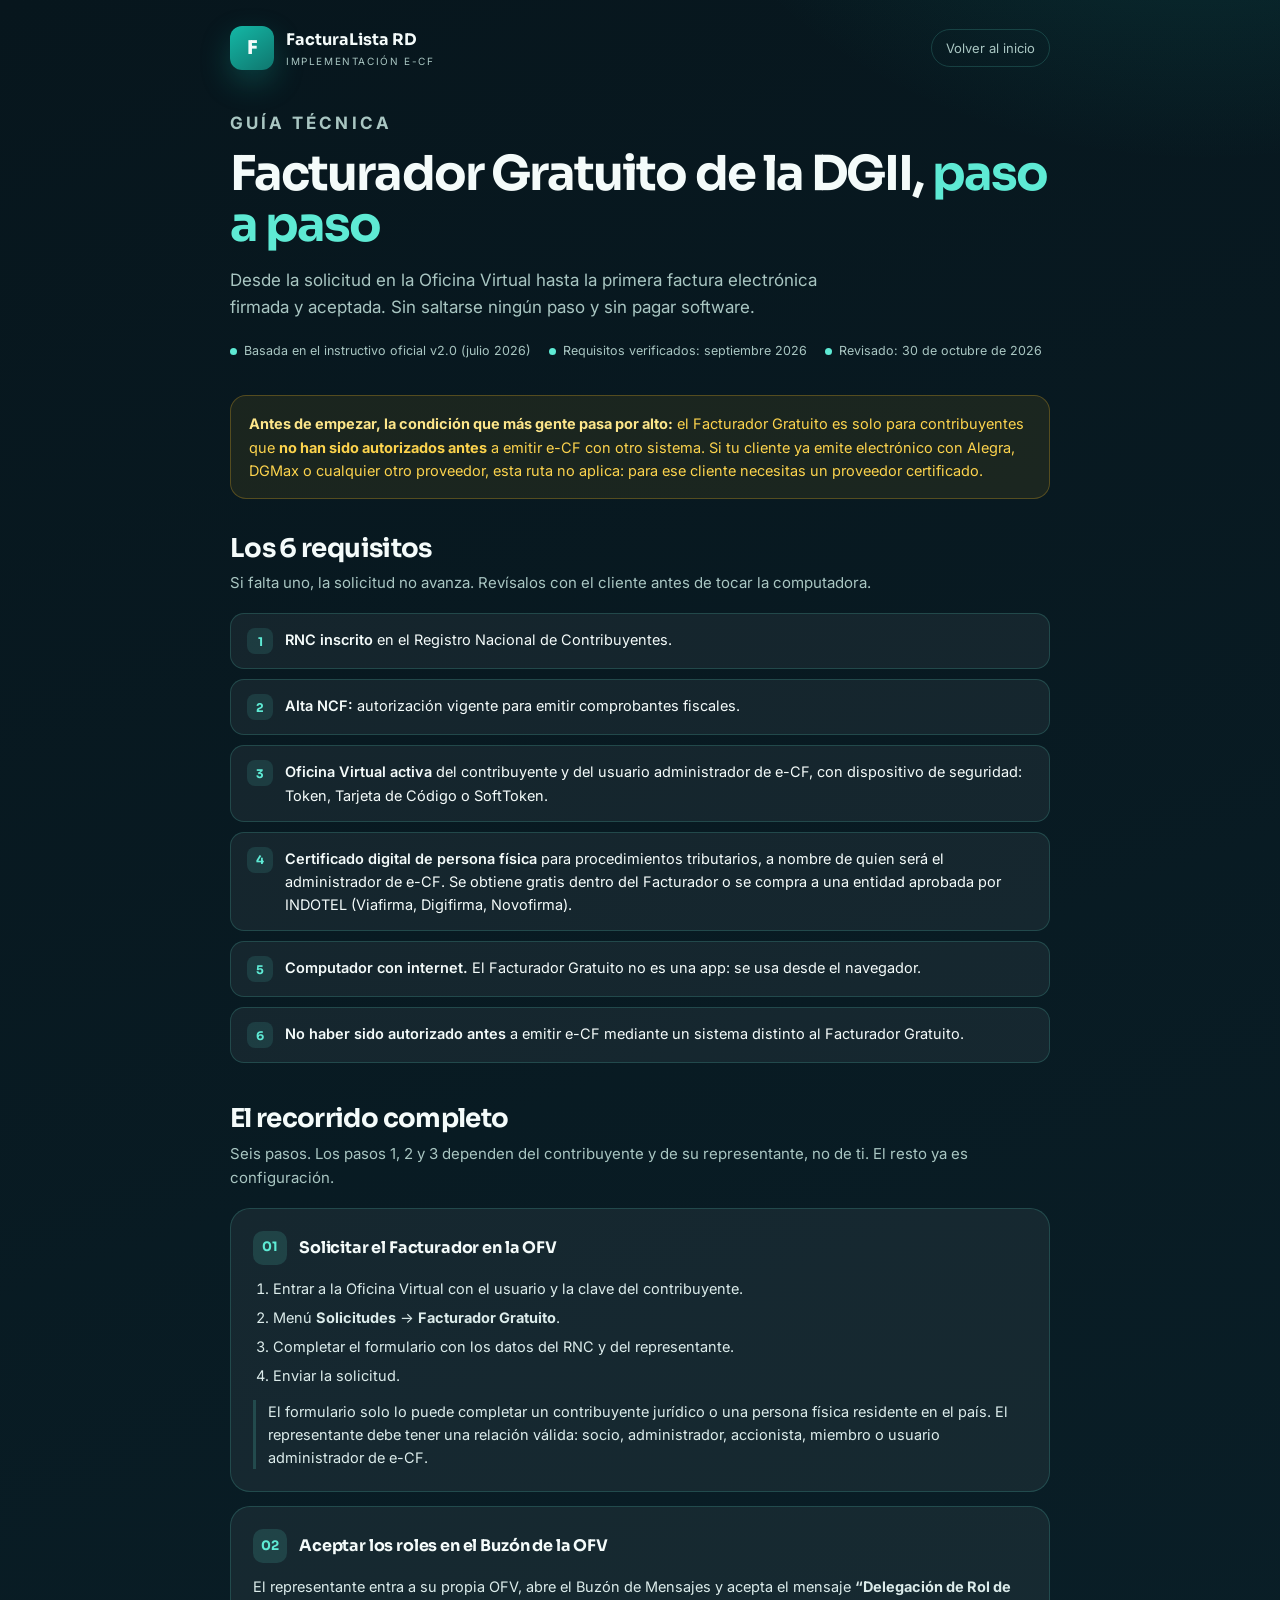
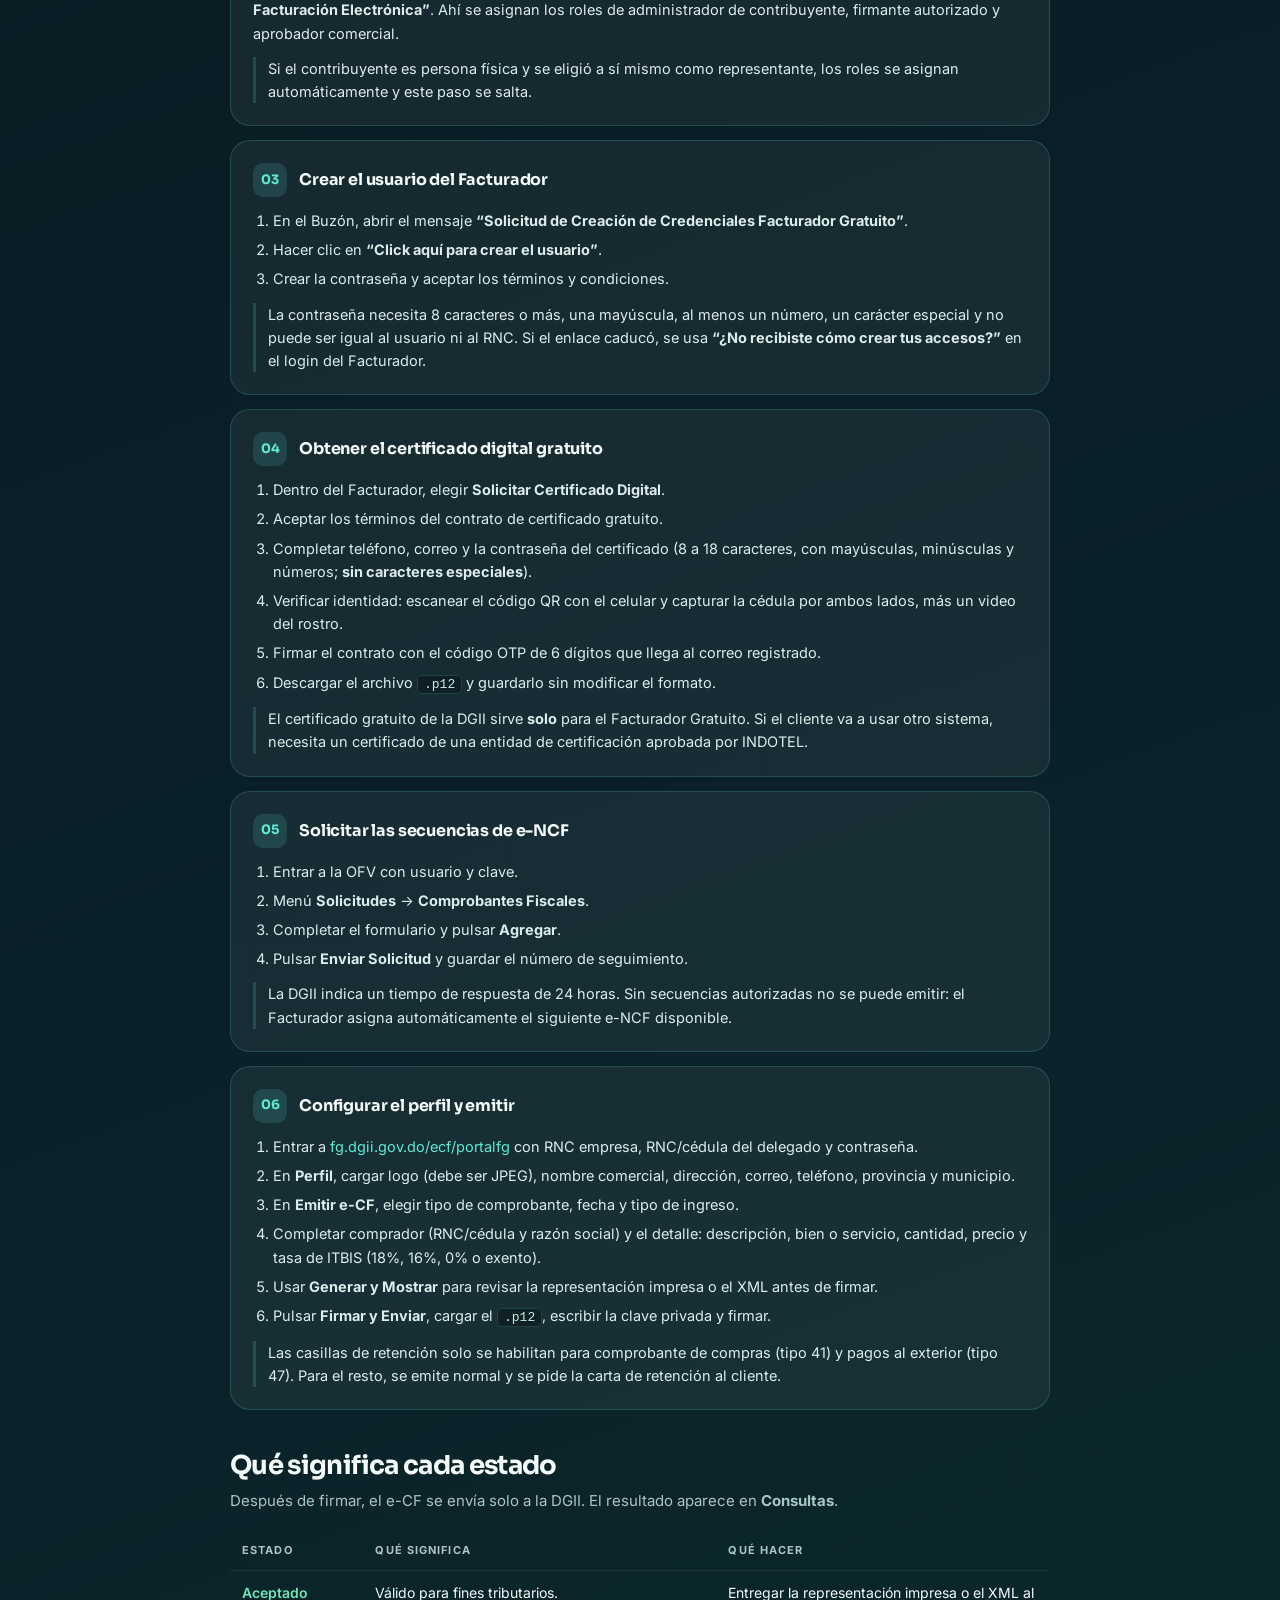
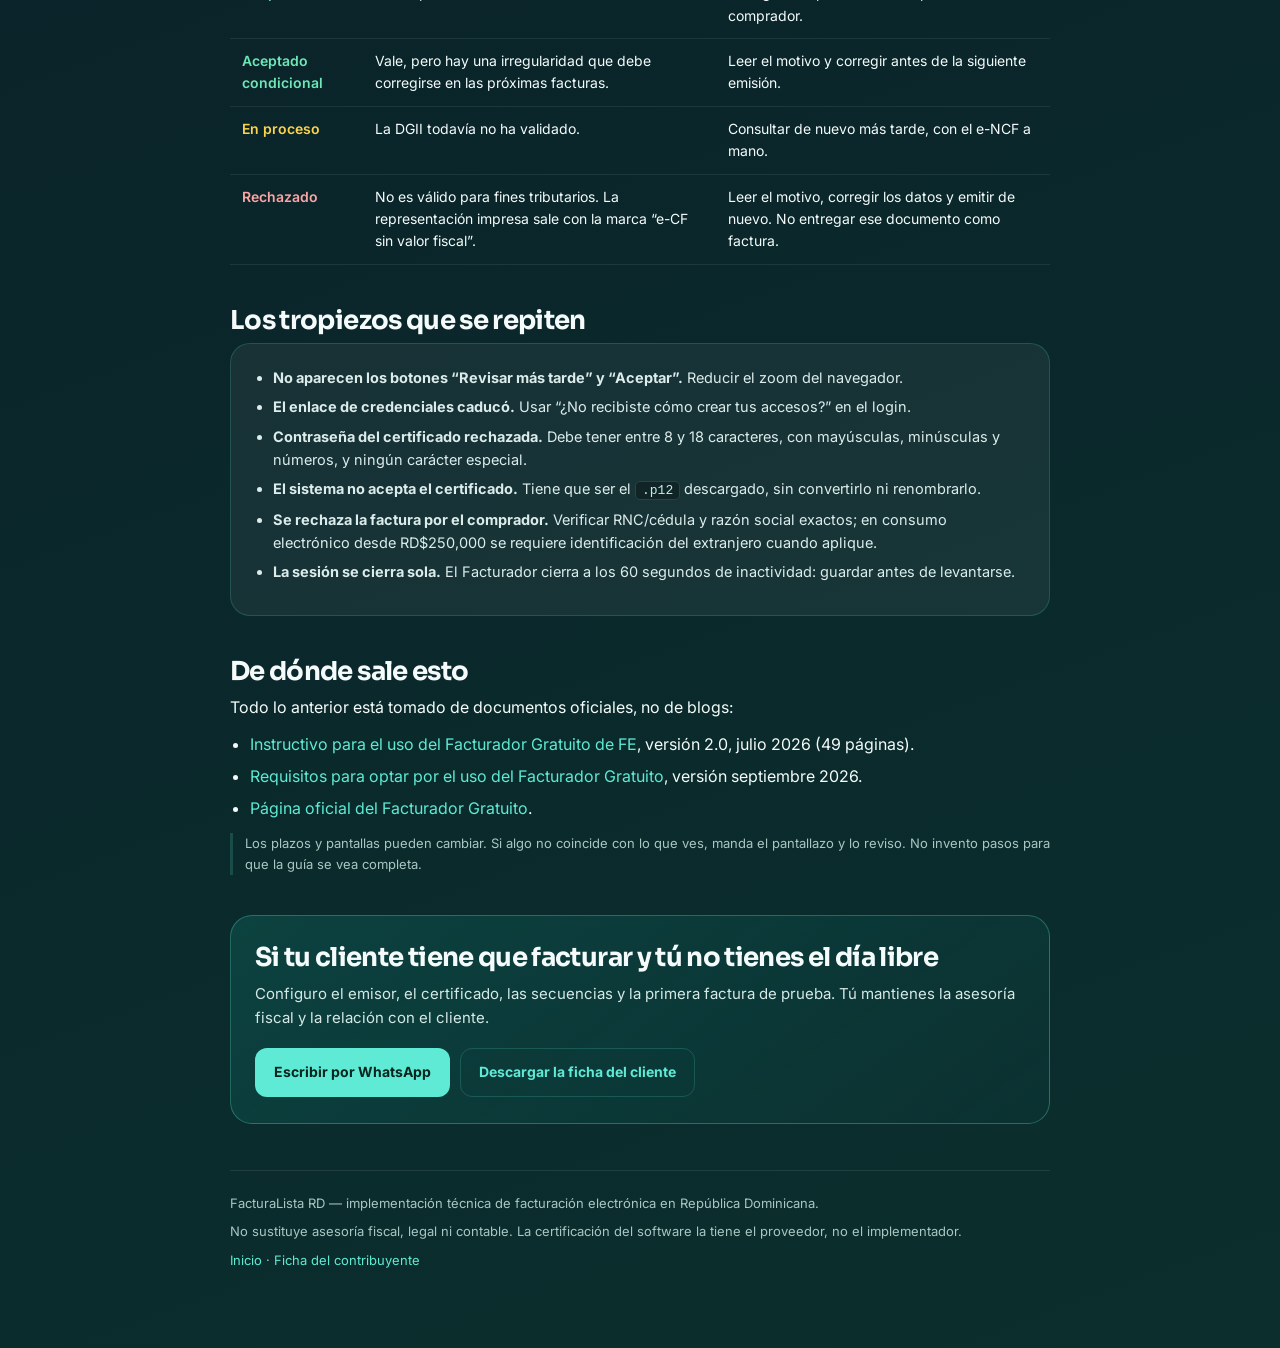
<file: guia-facturador/index.html>
<!doctype html>
<html lang="es">
<head>
  <meta charset="utf-8">
  <meta name="viewport" content="width=device-width, initial-scale=1">
  <meta name="theme-color" content="#07161d">
  <title>Facturador Gratuito DGII: guía paso a paso 2026 | FacturaLista RD</title>
  <meta name="description" content="Cómo solicitar el Facturador Gratuito de la DGII, obtener el certificado digital gratis, pedir los e-NCF y emitir tu primera factura electrónica. Guía basada en el instructivo oficial (v2.0, julio 2026).">
  <link rel="canonical" href="https://fabian0602.github.io/facturalista/guia-facturador/">
  <meta property="og:type" content="article">
  <meta property="og:title" content="Facturador Gratuito DGII: guía paso a paso 2026">
  <meta property="og:description" content="Requisitos, solicitud, certificado digital gratuito y emisión del primer e-CF. Basado en el instructivo oficial de la DGII.">
  <meta property="og:url" content="https://fabian0602.github.io/facturalista/guia-facturador/">
  <meta property="og:image" content="https://fabian0602.github.io/facturalista/assets/og-facturalista.jpg">
  <link rel="icon" href="../favicon.ico" sizes="any">
  <link rel="icon" href="../assets/favicon.svg" type="image/svg+xml">
  <link rel="apple-touch-icon" sizes="180x180" href="../assets/apple-touch-icon.png">
  <link rel="preconnect" href="https://fonts.googleapis.com">
  <link rel="preconnect" href="https://fonts.gstatic.com" crossorigin>
  <link href="https://fonts.googleapis.com/css2?family=Inter:wght@400;500;600;700&family=Sora:wght@600;700;800&display=swap" rel="stylesheet">
  <style>
    :root {
      --ink: #07161d;
      --teal: #0f766e;
      --mint: #5eead4;
      --text: #f4fbfa;
      --muted: #a9c6c2;
      --line: rgba(94, 234, 212, .18);
      --card: rgba(255, 255, 255, .055);
    }
    * { margin: 0; padding: 0; box-sizing: border-box; }
    html { scroll-behavior: smooth; }
    body {
      background:
        radial-gradient(900px 700px at 94% -6%, rgba(20, 184, 166, .22), transparent 62%),
        linear-gradient(160deg, #07161d 0%, #0a2029 52%, #0b2f2d 100%);
      color: var(--text);
      font-family: Inter, "Segoe UI", system-ui, sans-serif;
      line-height: 1.6;
      -webkit-font-smoothing: antialiased;
    }
    a { color: var(--mint); text-decoration: none; }
    a:hover { text-decoration: underline; }
    .wrap { max-width: 860px; margin: 0 auto; padding: 26px 20px 80px; }
    header { display: flex; align-items: center; justify-content: space-between; gap: 16px; margin-bottom: 40px; }
    .brand { display: flex; align-items: center; gap: 12px; color: var(--text); }
    .mark {
      width: 44px; height: 44px; border-radius: 12px; display: grid; place-items: center;
      background: linear-gradient(145deg, #14b8a6, #0f766e);
      font-family: Sora, sans-serif; font-weight: 800; font-size: 19px; letter-spacing: -.06em;
      box-shadow: 0 12px 30px rgba(20, 184, 166, .26);
    }
    .brand strong { display: block; font-family: Sora, sans-serif; font-size: 16px; }
    .brand small { display: block; font-size: 10px; letter-spacing: .16em; color: var(--muted); text-transform: uppercase; }
    .back { font-size: 13px; color: var(--muted); border: 1px solid var(--line); border-radius: 999px; padding: 8px 14px; }
    .back:hover { color: var(--mint); text-decoration: none; }

    .hero { margin-bottom: 34px; }
    .eyebrow { font-size: 11px; font-weight: 700; letter-spacing: .18em; text-transform: uppercase; color: var(--mint); margin-bottom: 12px; }
    h1 { font-family: Sora, sans-serif; font-size: clamp(30px, 6vw, 48px); line-height: 1.06; letter-spacing: -.04em; }
    h1 span { color: var(--mint); }
    .hero p { margin-top: 16px; max-width: 640px; color: var(--muted); font-size: 17px; }

    .meta { display: flex; flex-wrap: wrap; gap: 8px 18px; margin-top: 20px; font-size: 12.5px; color: var(--muted); }
    .meta span { display: inline-flex; align-items: center; gap: 7px; }
    .dot { width: 7px; height: 7px; border-radius: 50%; background: var(--mint); }

    .note {
      border-radius: 16px; padding: 16px 18px; font-size: 14.5px;
      background: rgba(251, 191, 36, .08); border: 1px solid rgba(251, 191, 36, .26); color: #fcd34d;
      margin-bottom: 34px;
    }
    .note strong { color: #fde68a; }
    .note a { color: #fde68a; }

    h2 { font-family: Sora, sans-serif; font-size: clamp(20px, 3.4vw, 26px); letter-spacing: -.025em; line-height: 1.25; margin-bottom: 6px; }
    h3 { font-family: Sora, sans-serif; font-size: 16px; letter-spacing: -.01em; margin-bottom: 8px; }
    p { margin-bottom: 12px; }
    p:last-child { margin-bottom: 0; }
    section { margin-bottom: 40px; }
    .lead { color: var(--muted); font-size: 15px; margin-bottom: 18px; }

    .reqs { display: grid; gap: 10px; }
    .req {
      display: grid; grid-template-columns: 26px 1fr; gap: 12px; align-items: start;
      background: var(--card); border: 1px solid var(--line); border-radius: 14px; padding: 14px 16px; font-size: 14.5px;
    }
    .req i {
      font-style: normal; font-family: Sora, sans-serif; font-size: 12px; font-weight: 700; color: var(--mint);
      width: 26px; height: 26px; border-radius: 8px; display: grid; place-items: center; background: rgba(94, 234, 212, .12);
    }
    .req b { font-weight: 600; }

    .step-card {
      background: var(--card); border: 1px solid var(--line); border-radius: 20px; padding: 22px; margin-bottom: 14px;
    }
    .step-head { display: flex; align-items: center; gap: 12px; margin-bottom: 12px; }
    .num {
      flex: 0 0 auto; width: 34px; height: 34px; border-radius: 10px; display: grid; place-items: center;
      background: rgba(94, 234, 212, .14); color: var(--mint);
      font-family: Sora, sans-serif; font-size: 13px; font-weight: 700;
    }
    .step-head h3 { margin: 0; }
    .step-card p, .step-card li { font-size: 14.5px; color: #dceceb; }
    ol, ul { padding-left: 20px; margin-bottom: 10px; }
    li { margin-bottom: 6px; }
    code {
      background: rgba(0, 0, 0, .3); border: 1px solid var(--line); border-radius: 5px;
      padding: 1px 6px; font-size: 13px; color: #bfeee6;
    }
    .inline-note { font-size: 13px; color: var(--muted); border-left: 3px solid var(--line); padding-left: 12px; margin: 12px 0 0; }

    table { width: 100%; border-collapse: collapse; font-size: 14px; }
    th, td { text-align: left; padding: 11px 12px; border-bottom: 1px solid rgba(255, 255, 255, .08); vertical-align: top; }
    th { font-size: 11px; letter-spacing: .1em; text-transform: uppercase; color: var(--muted); font-weight: 700; }
    td b { font-weight: 600; }
    .ok { color: #6ee7b7; }
    .bad { color: #fca5a5; }
    .warn { color: #fcd34d; }

    .cta {
      background: linear-gradient(145deg, rgba(20, 184, 166, .17), rgba(15, 118, 110, .06));
      border: 1px solid rgba(94, 234, 212, .3); border-radius: 22px; padding: 26px 24px; text-align: left;
    }
    .cta h2 { margin-bottom: 8px; }
    .cta p { color: #d5e9e6; font-size: 15px; }
    .actions { display: flex; flex-wrap: wrap; gap: 10px; margin-top: 18px; }
    .btn {
      display: inline-flex; align-items: center; gap: 8px; border-radius: 12px; padding: 12px 18px;
      font-size: 14px; font-weight: 700; border: 1px solid transparent;
    }
    .btn:hover { text-decoration: none; }
    .btn-primary { background: var(--mint); color: #06251f; }
    .btn-ghost { border-color: var(--line); color: var(--mint); }

    footer { border-top: 1px solid rgba(255, 255, 255, .09); margin-top: 46px; padding-top: 22px; color: var(--muted); font-size: 13px; }
    footer p { margin-bottom: 8px; }
    @media (max-width: 640px) {
      .wrap { padding: 20px 16px 60px; }
      .brand small { display: none; }
      .back { display: none; }
      table { font-size: 13px; }
      th, td { padding: 9px 8px; }
    }
  </style>
</head>
<body>
  <div class="wrap">
    <header>
      <a class="brand" href="../">
        <span class="mark" aria-hidden="true">F</span>
        <span>
          <strong>FacturaLista RD</strong>
          <small>Implementación e-CF</small>
        </span>
      </a>
      <a class="back" href="../">Volver al inicio</a>
    </header>

    <div class="hero">
      <p class="eyebrow">Guía técnica</p>
      <h1>Facturador Gratuito de la DGII, <span>paso a paso</span></h1>
      <p>Desde la solicitud en la Oficina Virtual hasta la primera factura electrónica firmada y aceptada. Sin saltarse ningún paso y sin pagar software.</p>
      <div class="meta">
        <span><i class="dot" aria-hidden="true"></i> Basada en el instructivo oficial v2.0 (julio 2026)</span>
        <span><i class="dot" aria-hidden="true"></i> Requisitos verificados: septiembre 2026</span>
        <span><i class="dot" aria-hidden="true"></i> Revisado: 30 de octubre de 2026</span>
      </div>
    </div>

    <div class="note">
      <strong>Antes de empezar, la condición que más gente pasa por alto:</strong> el Facturador Gratuito es solo para contribuyentes que <b>no han sido autorizados antes</b> a emitir e-CF con otro sistema. Si tu cliente ya emite electrónico con Alegra, DGMax o cualquier otro proveedor, esta ruta no aplica: para ese cliente necesitas un proveedor certificado.
    </div>

    <section id="requisitos">
      <h2>Los 6 requisitos</h2>
      <p class="lead">Si falta uno, la solicitud no avanza. Revísalos con el cliente antes de tocar la computadora.</p>
      <div class="reqs">
        <div class="req"><i>1</i><div><b>RNC inscrito</b> en el Registro Nacional de Contribuyentes.</div></div>
        <div class="req"><i>2</i><div><b>Alta NCF:</b> autorización vigente para emitir comprobantes fiscales.</div></div>
        <div class="req"><i>3</i><div><b>Oficina Virtual activa</b> del contribuyente y del usuario administrador de e-CF, con dispositivo de seguridad: Token, Tarjeta de Código o SoftToken.</div></div>
        <div class="req"><i>4</i><div><b>Certificado digital de persona física</b> para procedimientos tributarios, a nombre de quien será el administrador de e-CF. Se obtiene gratis dentro del Facturador o se compra a una entidad aprobada por INDOTEL (Viafirma, Digifirma, Novofirma).</div></div>
        <div class="req"><i>5</i><div><b>Computador con internet.</b> El Facturador Gratuito no es una app: se usa desde el navegador.</div></div>
        <div class="req"><i>6</i><div><b>No haber sido autorizado antes</b> a emitir e-CF mediante un sistema distinto al Facturador Gratuito.</div></div>
      </div>
    </section>

    <section id="pasos">
      <h2>El recorrido completo</h2>
      <p class="lead">Seis pasos. Los pasos 1, 2 y 3 dependen del contribuyente y de su representante, no de ti. El resto ya es configuración.</p>

      <div class="step-card">
        <div class="step-head"><span class="num">01</span><h3>Solicitar el Facturador en la OFV</h3></div>
        <ol>
          <li>Entrar a la Oficina Virtual con el usuario y la clave del contribuyente.</li>
          <li>Menú <b>Solicitudes</b> → <b>Facturador Gratuito</b>.</li>
          <li>Completar el formulario con los datos del RNC y del representante.</li>
          <li>Enviar la solicitud.</li>
        </ol>
        <p class="inline-note">El formulario solo lo puede completar un contribuyente jurídico o una persona física residente en el país. El representante debe tener una relación válida: socio, administrador, accionista, miembro o usuario administrador de e-CF.</p>
      </div>

      <div class="step-card">
        <div class="step-head"><span class="num">02</span><h3>Aceptar los roles en el Buzón de la OFV</h3></div>
        <p>El representante entra a su propia OFV, abre el Buzón de Mensajes y acepta el mensaje <b>“Delegación de Rol de Facturación Electrónica”</b>. Ahí se asignan los roles de administrador de contribuyente, firmante autorizado y aprobador comercial.</p>
        <p class="inline-note">Si el contribuyente es persona física y se eligió a sí mismo como representante, los roles se asignan automáticamente y este paso se salta.</p>
      </div>

      <div class="step-card">
        <div class="step-head"><span class="num">03</span><h3>Crear el usuario del Facturador</h3></div>
        <ol>
          <li>En el Buzón, abrir el mensaje <b>“Solicitud de Creación de Credenciales Facturador Gratuito”</b>.</li>
          <li>Hacer clic en <b>“Click aquí para crear el usuario”</b>.</li>
          <li>Crear la contraseña y aceptar los términos y condiciones.</li>
        </ol>
        <p class="inline-note">La contraseña necesita 8 caracteres o más, una mayúscula, al menos un número, un carácter especial y no puede ser igual al usuario ni al RNC. Si el enlace caducó, se usa <b>“¿No recibiste cómo crear tus accesos?”</b> en el login del Facturador.</p>
      </div>

      <div class="step-card">
        <div class="step-head"><span class="num">04</span><h3>Obtener el certificado digital gratuito</h3></div>
        <ol>
          <li>Dentro del Facturador, elegir <b>Solicitar Certificado Digital</b>.</li>
          <li>Aceptar los términos del contrato de certificado gratuito.</li>
          <li>Completar teléfono, correo y la contraseña del certificado (8 a 18 caracteres, con mayúsculas, minúsculas y números; <b>sin caracteres especiales</b>).</li>
          <li>Verificar identidad: escanear el código QR con el celular y capturar la cédula por ambos lados, más un video del rostro.</li>
          <li>Firmar el contrato con el código OTP de 6 dígitos que llega al correo registrado.</li>
          <li>Descargar el archivo <code>.p12</code> y guardarlo sin modificar el formato.</li>
        </ol>
        <p class="inline-note">El certificado gratuito de la DGII sirve <b>solo</b> para el Facturador Gratuito. Si el cliente va a usar otro sistema, necesita un certificado de una entidad de certificación aprobada por INDOTEL.</p>
      </div>

      <div class="step-card">
        <div class="step-head"><span class="num">05</span><h3>Solicitar las secuencias de e-NCF</h3></div>
        <ol>
          <li>Entrar a la OFV con usuario y clave.</li>
          <li>Menú <b>Solicitudes</b> → <b>Comprobantes Fiscales</b>.</li>
          <li>Completar el formulario y pulsar <b>Agregar</b>.</li>
          <li>Pulsar <b>Enviar Solicitud</b> y guardar el número de seguimiento.</li>
        </ol>
        <p class="inline-note">La DGII indica un tiempo de respuesta de 24 horas. Sin secuencias autorizadas no se puede emitir: el Facturador asigna automáticamente el siguiente e-NCF disponible.</p>
      </div>

      <div class="step-card">
        <div class="step-head"><span class="num">06</span><h3>Configurar el perfil y emitir</h3></div>
        <ol>
          <li>Entrar a <a href="https://fg.dgii.gov.do/ecf/portalfg/" target="_blank" rel="noopener">fg.dgii.gov.do/ecf/portalfg</a> con RNC empresa, RNC/cédula del delegado y contraseña.</li>
          <li>En <b>Perfil</b>, cargar logo (debe ser JPEG), nombre comercial, dirección, correo, teléfono, provincia y municipio.</li>
          <li>En <b>Emitir e-CF</b>, elegir tipo de comprobante, fecha y tipo de ingreso.</li>
          <li>Completar comprador (RNC/cédula y razón social) y el detalle: descripción, bien o servicio, cantidad, precio y tasa de ITBIS (18%, 16%, 0% o exento).</li>
          <li>Usar <b>Generar y Mostrar</b> para revisar la representación impresa o el XML antes de firmar.</li>
          <li>Pulsar <b>Firmar y Enviar</b>, cargar el <code>.p12</code>, escribir la clave privada y firmar.</li>
        </ol>
        <p class="inline-note">Las casillas de retención solo se habilitan para comprobante de compras (tipo 41) y pagos al exterior (tipo 47). Para el resto, se emite normal y se pide la carta de retención al cliente.</p>
      </div>
    </section>

    <section id="estados">
      <h2>Qué significa cada estado</h2>
      <p class="lead">Después de firmar, el e-CF se envía solo a la DGII. El resultado aparece en <b>Consultas</b>.</p>
      <table>
        <thead>
          <tr><th>Estado</th><th>Qué significa</th><th>Qué hacer</th></tr>
        </thead>
        <tbody>
          <tr><td><b class="ok">Aceptado</b></td><td>Válido para fines tributarios.</td><td>Entregar la representación impresa o el XML al comprador.</td></tr>
          <tr><td><b class="ok">Aceptado condicional</b></td><td>Vale, pero hay una irregularidad que debe corregirse en las próximas facturas.</td><td>Leer el motivo y corregir antes de la siguiente emisión.</td></tr>
          <tr><td><b class="warn">En proceso</b></td><td>La DGII todavía no ha validado.</td><td>Consultar de nuevo más tarde, con el e-NCF a mano.</td></tr>
          <tr><td><b class="bad">Rechazado</b></td><td>No es válido para fines tributarios. La representación impresa sale con la marca “e-CF sin valor fiscal”.</td><td>Leer el motivo, corregir los datos y emitir de nuevo. No entregar ese documento como factura.</td></tr>
        </tbody>
      </table>
    </section>

    <section id="errores">
      <h2>Los tropiezos que se repiten</h2>
      <div class="step-card">
        <ul>
          <li><b>No aparecen los botones “Revisar más tarde” y “Aceptar”.</b> Reducir el zoom del navegador.</li>
          <li><b>El enlace de credenciales caducó.</b> Usar “¿No recibiste cómo crear tus accesos?” en el login.</li>
          <li><b>Contraseña del certificado rechazada.</b> Debe tener entre 8 y 18 caracteres, con mayúsculas, minúsculas y números, y ningún carácter especial.</li>
          <li><b>El sistema no acepta el certificado.</b> Tiene que ser el <code>.p12</code> descargado, sin convertirlo ni renombrarlo.</li>
          <li><b>Se rechaza la factura por el comprador.</b> Verificar RNC/cédula y razón social exactos; en consumo electrónico desde RD$250,000 se requiere identificación del extranjero cuando aplique.</li>
          <li><b>La sesión se cierra sola.</b> El Facturador cierra a los 60 segundos de inactividad: guardar antes de levantarse.</li>
        </ul>
      </div>
    </section>

    <section id="fuentes">
      <h2>De dónde sale esto</h2>
      <p>Todo lo anterior está tomado de documentos oficiales, no de blogs:</p>
      <ul>
        <li><a href="https://dgii.gov.do/cicloContribuyente/facturacion/comprobantesFiscalesElectronicosE-CF/Facturador%20Gratuito/Instructivo-Facturador-Gratuito-de-FE.pdf" target="_blank" rel="noopener">Instructivo para el uso del Facturador Gratuito de FE</a>, versión 2.0, julio 2026 (49 páginas).</li>
        <li><a href="https://fg.dgii.gov.do/ecf/PortalFG/assets/requisitos-facturador-gratuito.pdf?v=2.0" target="_blank" rel="noopener">Requisitos para optar por el uso del Facturador Gratuito</a>, versión septiembre 2026.</li>
        <li><a href="https://dgii.gov.do/cicloContribuyente/facturacion/comprobantesFiscalesElectronicosE-CF/Paginas/facturador-gratuito.aspx" target="_blank" rel="noopener">Página oficial del Facturador Gratuito</a>.</li>
      </ul>
      <p class="inline-note">Los plazos y pantallas pueden cambiar. Si algo no coincide con lo que ves, manda el pantallazo y lo reviso. No invento pasos para que la guía se vea completa.</p>
    </section>

    <section class="cta" id="contacto">
      <h2>Si tu cliente tiene que facturar y tú no tienes el día libre</h2>
      <p>Configuro el emisor, el certificado, las secuencias y la primera factura de prueba. Tú mantienes la asesoría fiscal y la relación con el cliente.</p>
      <div class="actions">
        <a class="btn btn-primary" href="https://wa.me/18494080206?text=Hola%20Fabian%2C%20le%C3%AD%20la%20gu%C3%ADa%20del%20Facturador%20Gratuito%20y%20quiero%20revisar%20el%20caso%20de%20un%20cliente." data-wa>Escribir por WhatsApp</a>
        <a class="btn btn-ghost" href="../ficha-cliente/">Descargar la ficha del cliente</a>
      </div>
    </section>

    <footer>
      <p>FacturaLista RD — implementación técnica de facturación electrónica en República Dominicana.</p>
      <p>No sustituye asesoría fiscal, legal ni contable. La certificación del software la tiene el proveedor, no el implementador.</p>
      <p><a href="../">Inicio</a> · <a href="../ficha-cliente/">Ficha del contribuyente</a></p>
    </footer>
  </div>
  <script src="../config.js"></script>
  <script>
    (function () {
      var site = window.SITE || {};
      if (!site.whatsapp) return;
      var link = "https://wa.me/" + site.whatsapp + "?text=" + encodeURIComponent(
        site.whatsappText || "Hola Fabian, leí la guía del Facturador Gratuito y quiero revisar el caso de un cliente."
      );
      document.querySelectorAll("[data-wa]").forEach(function (a) { a.href = link; });
    })();
  </script>
</body>
</html>
</file>
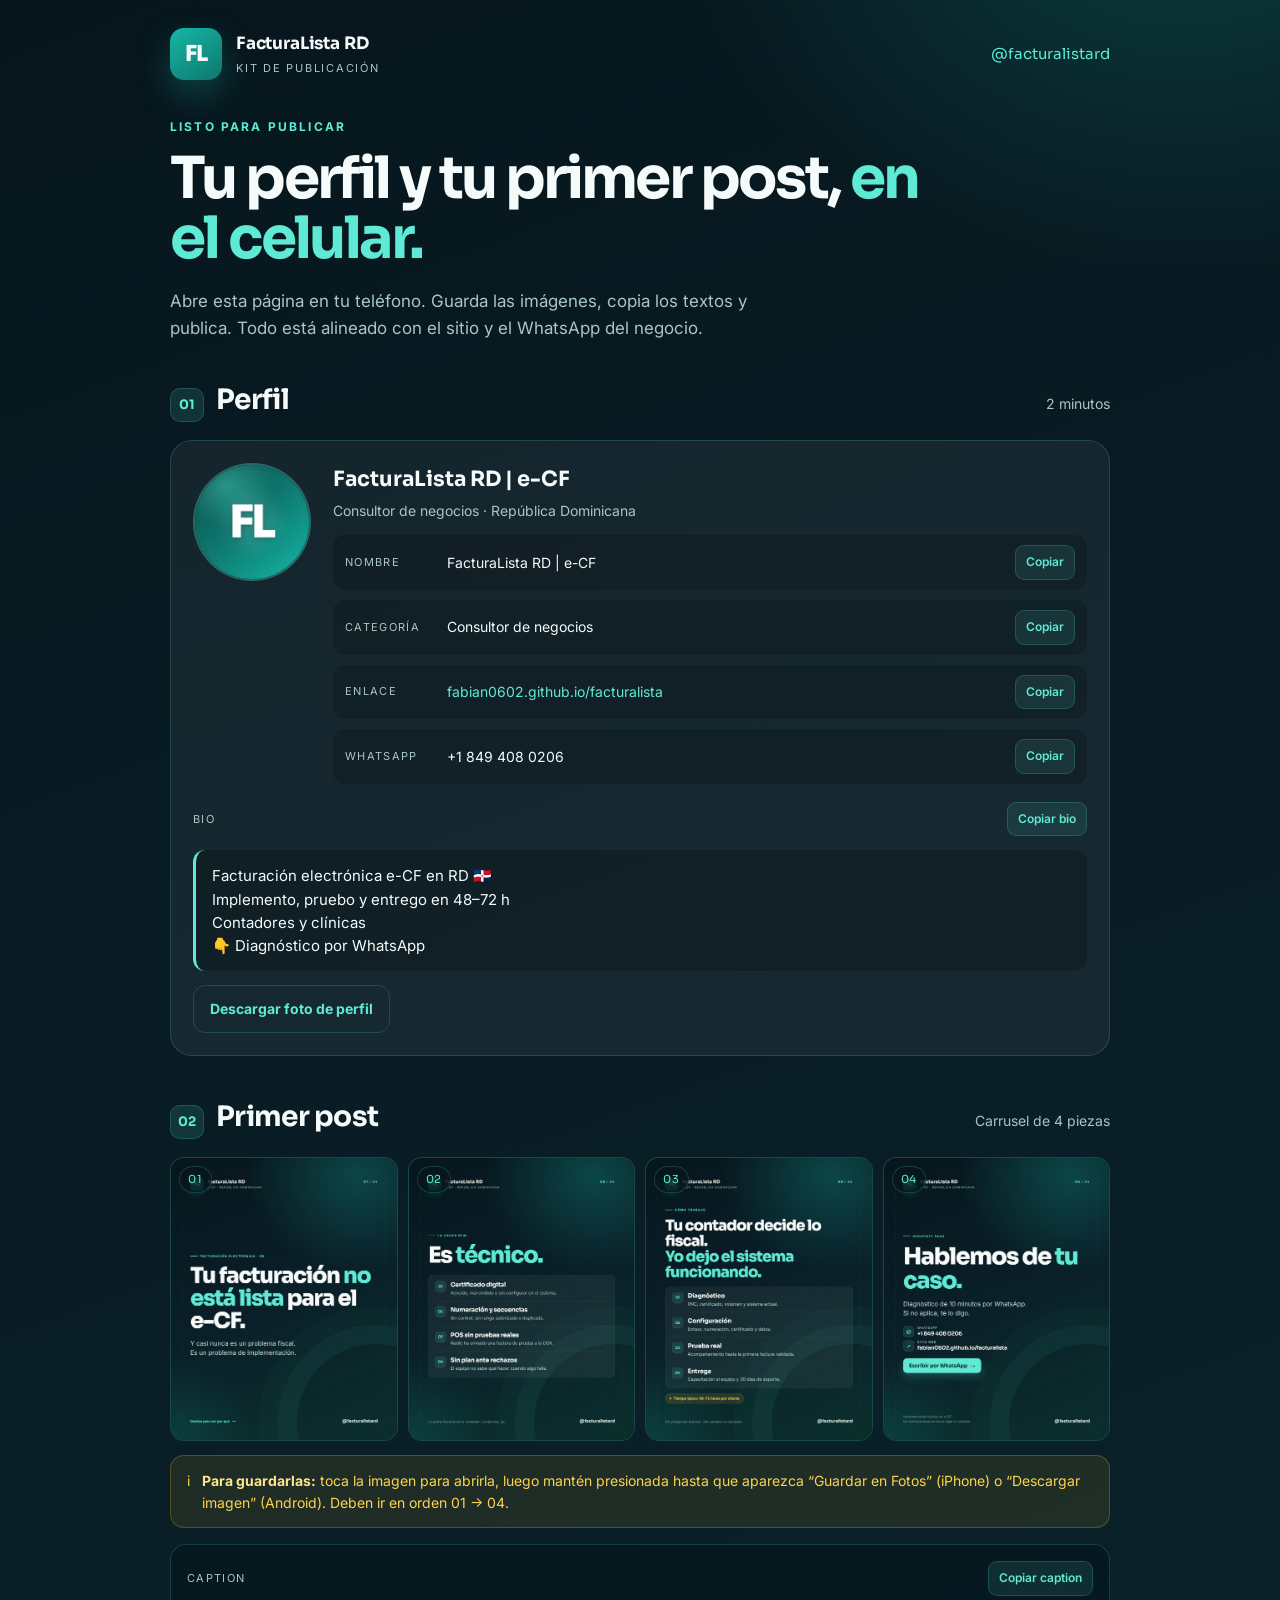
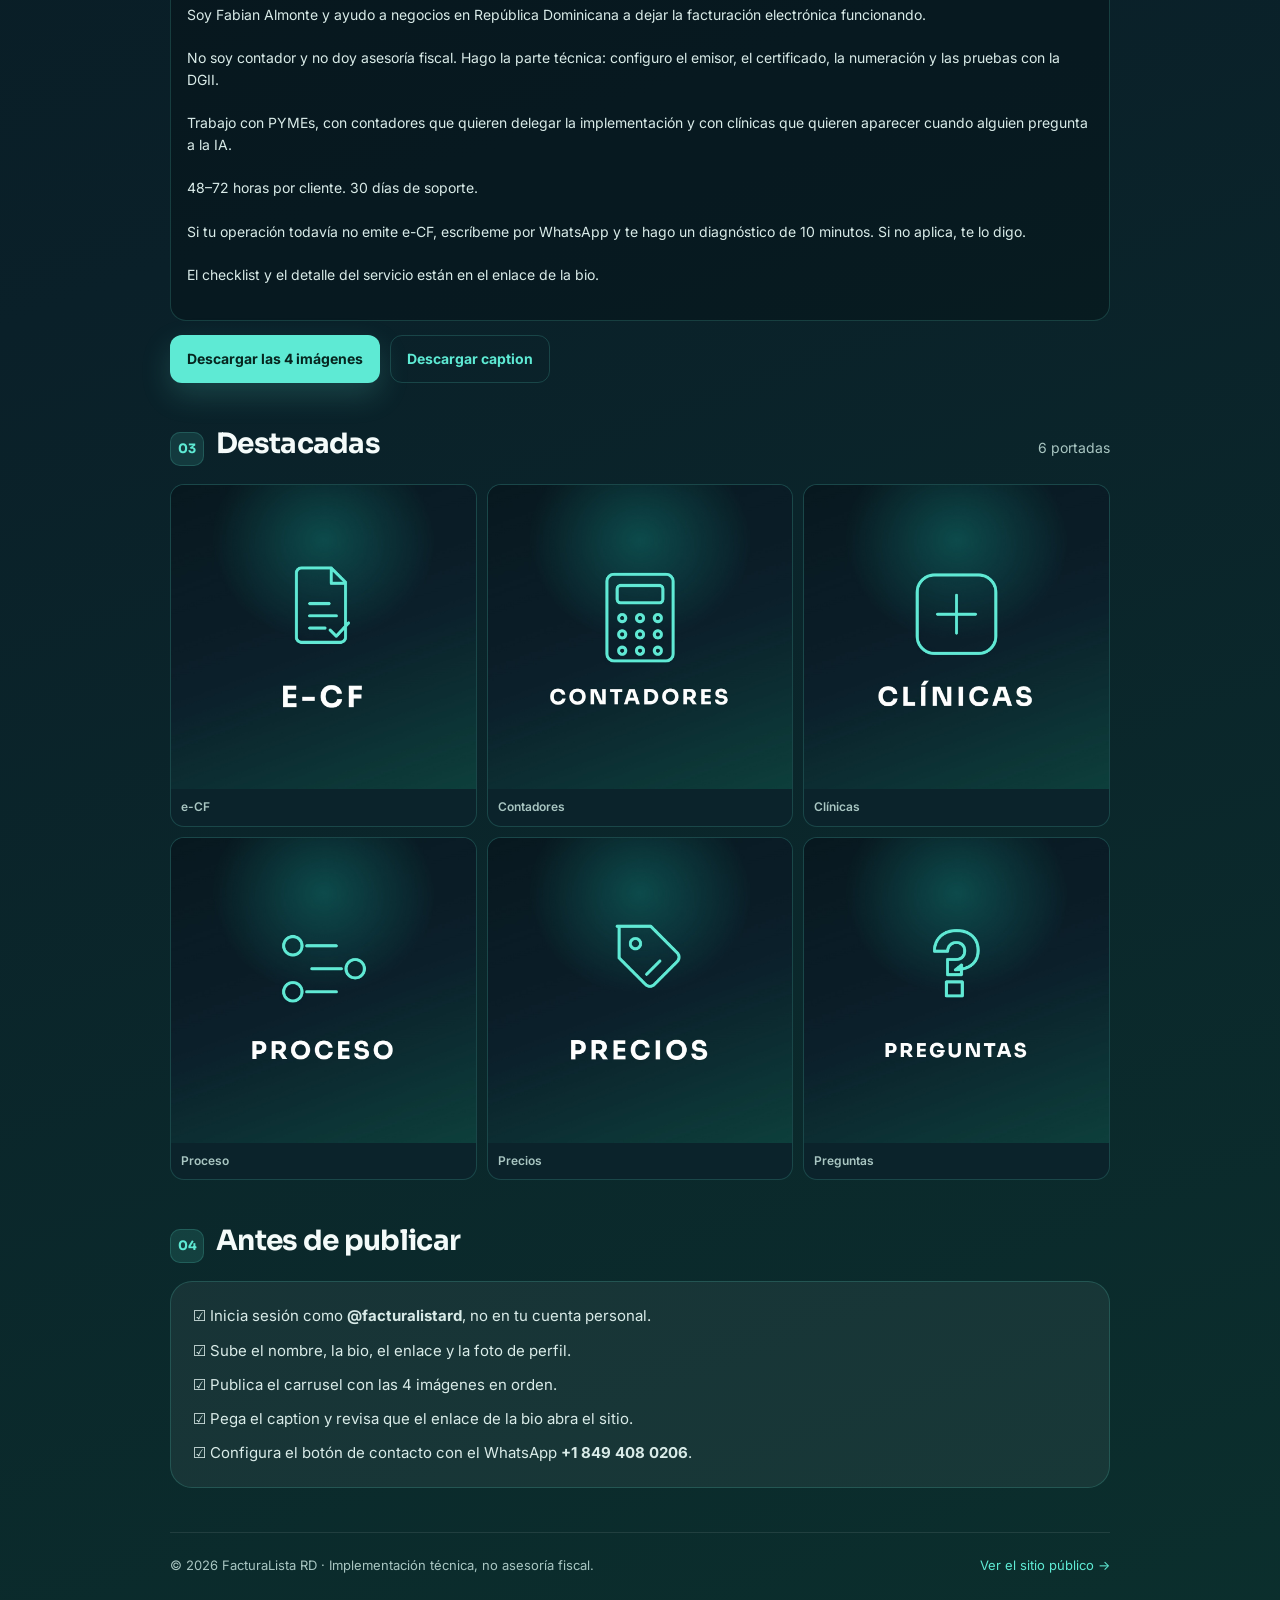
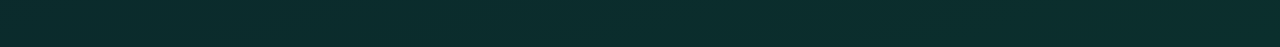
<file: kit/index.html>
<!doctype html>
<html lang="es">
<head>
  <meta charset="utf-8">
  <meta name="viewport" content="width=device-width, initial-scale=1">
  <meta name="robots" content="noindex, nofollow">
  <meta name="theme-color" content="#07161d">
  <title>Kit de publicación — @facturalistard</title>
  <link rel="icon" href="../favicon.ico" sizes="any">
  <link rel="icon" href="../assets/favicon.svg" type="image/svg+xml">
  <link rel="icon" type="image/png" sizes="32x32" href="../assets/favicon-32.png">
  <link rel="icon" type="image/png" sizes="16x16" href="../assets/favicon-16.png">
  <link rel="apple-touch-icon" sizes="180x180" href="../assets/apple-touch-icon.png">
  <link rel="preconnect" href="https://fonts.googleapis.com">
  <link rel="preconnect" href="https://fonts.gstatic.com" crossorigin>
  <link href="https://fonts.googleapis.com/css2?family=Inter:wght@400;500;600;700&family=Sora:wght@600;700;800&display=swap" rel="stylesheet">
  <style>
    :root {
      --ink: #07161d;
      --ink-2: #0b232b;
      --teal: #0f766e;
      --mint: #5eead4;
      --text: #f4fbfa;
      --muted: #a9c6c2;
      --line: rgba(94, 234, 212, .18);
      --card: rgba(255, 255, 255, .055);
    }
    * { margin: 0; padding: 0; box-sizing: border-box; }
    html { scroll-behavior: smooth; }
    body {
      background:
        radial-gradient(800px 640px at 92% -4%, rgba(20, 184, 166, .24), transparent 64%),
        linear-gradient(160deg, #07161d 0%, #0a2029 52%, #0b2f2d 100%);
      color: var(--text);
      font-family: Inter, "Segoe UI", system-ui, sans-serif;
      line-height: 1.55;
      -webkit-font-smoothing: antialiased;
    }
    .wrap { max-width: 980px; margin: 0 auto; padding: 28px 20px 72px; }
    header { display: flex; align-items: center; justify-content: space-between; gap: 18px; margin-bottom: 38px; }
    .brand { display: flex; align-items: center; gap: 14px; text-decoration: none; color: var(--text); }
    .mark {
      width: 52px; height: 52px; border-radius: 14px; display: grid; place-items: center;
      background: linear-gradient(145deg, #14b8a6, #0f766e);
      font-family: Sora, sans-serif; font-weight: 800; font-size: 22px; letter-spacing: -.06em;
      box-shadow: 0 14px 34px rgba(20, 184, 166, .28);
    }
    .brand strong { display: block; font-family: Sora, sans-serif; font-size: 17px; letter-spacing: -.01em; }
    .brand small { display: block; margin-top: 3px; font-size: 11px; letter-spacing: .16em; color: var(--muted); text-transform: uppercase; }
    .handle { font-family: Sora, sans-serif; font-size: 15px; color: var(--mint); }

    .hero { margin-bottom: 42px; }
    .eyebrow { font-size: 12px; font-weight: 700; letter-spacing: .18em; text-transform: uppercase; color: var(--mint); margin-bottom: 12px; }
    h1 { font-family: Sora, sans-serif; font-size: clamp(34px, 7vw, 58px); line-height: 1.05; letter-spacing: -.045em; max-width: 760px; }
    h1 span { color: var(--mint); }
    .hero p { margin-top: 18px; max-width: 640px; color: var(--muted); font-size: 17px; }

    section { margin-bottom: 44px; }
    .section-head { display: flex; align-items: baseline; gap: 12px; margin-bottom: 18px; }
    .step {
      flex: 0 0 auto; width: 34px; height: 34px; border-radius: 10px; display: grid; place-items: center;
      background: rgba(94, 234, 212, .12); border: 1px solid var(--line); color: var(--mint);
      font-family: Sora, sans-serif; font-size: 13px; font-weight: 700;
    }
    h2 { font-family: Sora, sans-serif; font-size: clamp(21px, 4vw, 28px); letter-spacing: -.025em; line-height: 1.2; }
    .section-head p { color: var(--muted); font-size: 14px; margin-left: auto; }

    .card { background: var(--card); border: 1px solid var(--line); border-radius: 22px; padding: 22px; }
    .profile { display: grid; grid-template-columns: 118px 1fr; gap: 22px; align-items: start; }
    .avatar { width: 118px; height: 118px; border-radius: 50%; overflow: hidden; border: 2px solid rgba(94, 234, 212, .35); background: #0b232b; }
    .avatar img { width: 100%; height: 100%; object-fit: cover; display: block; }
    .profile h3 { font-family: Sora, sans-serif; font-size: 21px; margin-bottom: 4px; }
    .profile .role { color: var(--muted); font-size: 14px; margin-bottom: 14px; }
    .fields { display: grid; gap: 10px; }
    .field { display: grid; grid-template-columns: 92px 1fr auto; gap: 10px; align-items: center; padding: 10px 12px; background: rgba(0, 0, 0, .18); border-radius: 12px; }
    .field dt { font-size: 11px; letter-spacing: .12em; text-transform: uppercase; color: var(--muted); }
    .field dd { font-size: 14px; overflow-wrap: anywhere; }
    .field a { color: var(--mint); text-decoration: none; }
    .copy {
      border: 1px solid var(--line); background: rgba(94, 234, 212, .1); color: var(--mint);
      border-radius: 9px; padding: 7px 10px; font: inherit; font-size: 12px; font-weight: 600; cursor: pointer;
      white-space: nowrap;
    }
    .copy:active { transform: translateY(1px); }

    .bio {
      margin-top: 14px; background: rgba(0, 0, 0, .22); border-radius: 12px; padding: 14px 16px;
      white-space: pre-line; font-size: 15px; border-left: 3px solid var(--mint);
    }
    .bio-head { display: flex; justify-content: space-between; align-items: center; margin-bottom: 8px; }
    .bio-head span { font-size: 11px; letter-spacing: .12em; text-transform: uppercase; color: var(--muted); }

    .gallery { display: grid; grid-template-columns: repeat(4, 1fr); gap: 10px; }
    .shot { display: block; border-radius: 14px; overflow: hidden; border: 1px solid var(--line); background: #0b232b; position: relative; }
    .shot img { display: block; width: 100%; aspect-ratio: 4 / 5; object-fit: cover; }
    .shot span {
      position: absolute; left: 8px; top: 8px; padding: 4px 8px; border-radius: 999px;
      background: rgba(7, 22, 29, .82); border: 1px solid var(--line); color: var(--mint);
      font-family: Sora, sans-serif; font-size: 11px; letter-spacing: .08em;
    }

    .caption {
      margin-top: 16px; background: rgba(0, 0, 0, .22); border: 1px solid var(--line);
      border-radius: 16px; padding: 16px;
    }
    .caption pre {
      white-space: pre-wrap; overflow-wrap: anywhere; font-family: Inter, "Segoe UI", sans-serif;
      font-size: 14px; line-height: 1.55; color: #d9ebe8; max-height: 300px; overflow: auto;
    }
    .actions { display: flex; flex-wrap: wrap; gap: 10px; margin-top: 14px; }
    .btn {
      display: inline-flex; align-items: center; justify-content: center; gap: 8px;
      border-radius: 12px; padding: 12px 16px; font: inherit; font-size: 14px; font-weight: 700;
      text-decoration: none; cursor: pointer; border: 1px solid transparent;
    }
    .btn-primary { background: var(--mint); color: #06251f; box-shadow: 0 12px 30px rgba(94, 234, 212, .18); }
    .btn-ghost { background: transparent; border-color: var(--line); color: var(--mint); }

    .covers { display: grid; grid-template-columns: repeat(3, 1fr); gap: 10px; }
    .cover { display: block; text-decoration: none; color: var(--text); border-radius: 14px; overflow: hidden; border: 1px solid var(--line); background: #0b232b; }
    .cover img { display: block; width: 100%; aspect-ratio: 1; object-fit: cover; }
    .cover strong { display: block; padding: 9px 10px; font-size: 12px; font-weight: 600; color: var(--muted); }

    .tip { display: flex; gap: 12px; align-items: flex-start; padding: 14px 16px; border-radius: 14px; background: rgba(251, 191, 36, .09); border: 1px solid rgba(251, 191, 36, .25); color: #fcd34d; font-size: 14px; }
    .tip strong { color: #fde68a; }

    footer { border-top: 1px solid rgba(255, 255, 255, .09); padding-top: 22px; color: var(--muted); font-size: 13px; display: flex; flex-wrap: wrap; gap: 8px 18px; justify-content: space-between; }
    footer a { color: var(--mint); text-decoration: none; }

    @media (max-width: 720px) {
      .wrap { padding: 20px 16px 60px; }
      header { margin-bottom: 28px; }
      .brand small { display: none; }
      .profile { grid-template-columns: 1fr; }
      .avatar { width: 96px; height: 96px; }
      .field { grid-template-columns: 1fr auto; gap: 4px 10px; }
      .field dt { grid-column: 1 / -1; }
      .gallery { grid-template-columns: repeat(2, 1fr); }
      .section-head p { display: none; }
    }
  </style>
</head>
<body>
<div class="wrap">
  <header>
    <a class="brand" href="../">
      <span class="mark">FL</span>
      <span><strong>FacturaLista RD</strong><small>Kit de publicación</small></span>
    </a>
    <span class="handle">@facturalistard</span>
  </header>

  <div class="hero">
    <div class="eyebrow">Listo para publicar</div>
    <h1>Tu perfil y tu primer post, <span>en el celular.</span></h1>
    <p>Abre esta página en tu teléfono. Guarda las imágenes, copia los textos y publica. Todo está alineado con el sitio y el WhatsApp del negocio.</p>
  </div>

  <section>
    <div class="section-head"><span class="step">01</span><h2>Perfil</h2><p>2 minutos</p></div>
    <div class="card">
      <div class="profile">
        <div class="avatar"><img src="../assets/instagram/avatar-1080.jpg" alt="Avatar de FacturaLista RD" width="118" height="118"></div>
        <div>
          <h3>FacturaLista RD | e-CF</h3>
          <div class="role">Consultor de negocios · República Dominicana</div>
          <dl class="fields">
            <div class="field"><dt>Nombre</dt><dd>FacturaLista RD | e-CF</dd><button class="copy" data-copy="FacturaLista RD | e-CF">Copiar</button></div>
            <div class="field"><dt>Categoría</dt><dd>Consultor de negocios</dd><button class="copy" data-copy="Consultor de negocios">Copiar</button></div>
            <div class="field"><dt>Enlace</dt><dd><a href="https://fabian0602.github.io/facturalista/?utm_source=instagram&amp;utm_medium=social" target="_blank" rel="noopener">fabian0602.github.io/facturalista</a></dd><button class="copy" data-copy="https://fabian0602.github.io/facturalista/?utm_source=instagram&utm_medium=social">Copiar</button></div>
            <div class="field"><dt>WhatsApp</dt><dd>+1 849 408 0206</dd><button class="copy" data-copy="+18494080206">Copiar</button></div>
          </dl>
        </div>
      </div>
      <div class="bio-head" style="margin-top:18px"><span>Bio</span><button class="copy" data-copy="Facturación electrónica e-CF en RD 🇩🇴&#10;Implemento, pruebo y entrego en 48–72 h&#10;Contadores y clínicas&#10;👇 Diagnóstico por WhatsApp">Copiar bio</button></div>
      <div class="bio">Facturación electrónica e-CF en RD 🇩🇴
Implemento, pruebo y entrego en 48–72 h
Contadores y clínicas
👇 Diagnóstico por WhatsApp</div>
      <div class="actions">
        <a class="btn btn-ghost" href="../assets/instagram/avatar-1080.jpg" download>Descargar foto de perfil</a>
      </div>
    </div>
  </section>

  <section>
    <div class="section-head"><span class="step">02</span><h2>Primer post</h2><p>Carrusel de 4 piezas</p></div>
    <div class="gallery">
      <a class="shot" href="../assets/instagram/post-01/post-01-01.jpg" target="_blank"><img src="../assets/instagram/post-01/post-01-01.jpg" alt="Portada del carrusel" loading="lazy"><span>01</span></a>
      <a class="shot" href="../assets/instagram/post-01/post-01-02.jpg" target="_blank"><img src="../assets/instagram/post-01/post-01-02.jpg" alt="Causa técnica" loading="lazy"><span>02</span></a>
      <a class="shot" href="../assets/instagram/post-01/post-01-03.jpg" target="_blank"><img src="../assets/instagram/post-01/post-01-03.jpg" alt="Cómo trabajo" loading="lazy"><span>03</span></a>
      <a class="shot" href="../assets/instagram/post-01/post-01-04.jpg" target="_blank"><img src="../assets/instagram/post-01/post-01-04.jpg" alt="Contacto y sitio web" loading="lazy"><span>04</span></a>
    </div>
    <div class="tip" style="margin-top:14px"><span>i</span><span><strong>Para guardarlas:</strong> toca la imagen para abrirla, luego mantén presionada hasta que aparezca “Guardar en Fotos” (iPhone) o “Descargar imagen” (Android). Deben ir en orden 01 → 04.</span></div>

    <div class="caption">
      <div class="bio-head"><span>Caption</span><button class="copy" data-copy="Soy Fabian Almonte y ayudo a negocios en República Dominicana a dejar la facturación electrónica funcionando.&#10;&#10;No soy contador y no doy asesoría fiscal. Hago la parte técnica: configuro el emisor, el certificado, la numeración y las pruebas con la DGII.&#10;&#10;Trabajo con PYMEs, con contadores que quieren delegar la implementación y con clínicas que quieren aparecer cuando alguien pregunta a la IA.&#10;&#10;48–72 horas por cliente. 30 días de soporte.&#10;&#10;Si tu operación todavía no emite e-CF, escríbeme por WhatsApp y te hago un diagnóstico de 10 minutos. Si no aplica, te lo digo.&#10;&#10;El checklist y el detalle del servicio están en el enlace de la bio.&#10;&#10;#facturaelectronica #eCF #DGII #contadoresRD #pymesRD #SantoDomingo #RepublicaDominicana">Copiar caption</button></div>
      <pre>Soy Fabian Almonte y ayudo a negocios en República Dominicana a dejar la facturación electrónica funcionando.

No soy contador y no doy asesoría fiscal. Hago la parte técnica: configuro el emisor, el certificado, la numeración y las pruebas con la DGII.

Trabajo con PYMEs, con contadores que quieren delegar la implementación y con clínicas que quieren aparecer cuando alguien pregunta a la IA.

48–72 horas por cliente. 30 días de soporte.

Si tu operación todavía no emite e-CF, escríbeme por WhatsApp y te hago un diagnóstico de 10 minutos. Si no aplica, te lo digo.

El checklist y el detalle del servicio están en el enlace de la bio.

#facturaelectronica #eCF #DGII #contadoresRD #pymesRD #SantoDomingo #RepublicaDominicana</pre>
    </div>
    <div class="actions">
      <a class="btn btn-primary" href="../assets/instagram/kit-post-01.zip" download>Descargar las 4 imágenes</a>
      <a class="btn btn-ghost" href="../assets/instagram/caption-post-01.txt" download>Descargar caption</a>
    </div>
  </section>

  <section>
    <div class="section-head"><span class="step">03</span><h2>Destacadas</h2><p>6 portadas</p></div>
    <div class="covers">
      <a class="cover" href="../assets/instagram/portada-ecf.jpg" download><img src="../assets/instagram/portada-ecf.jpg" alt="Portada e-CF" loading="lazy"><strong>e-CF</strong></a>
      <a class="cover" href="../assets/instagram/portada-contadores.jpg" download><img src="../assets/instagram/portada-contadores.jpg" alt="Portada contadores" loading="lazy"><strong>Contadores</strong></a>
      <a class="cover" href="../assets/instagram/portada-clinicas.jpg" download><img src="../assets/instagram/portada-clinicas.jpg" alt="Portada clínicas" loading="lazy"><strong>Clínicas</strong></a>
      <a class="cover" href="../assets/instagram/portada-proceso.jpg" download><img src="../assets/instagram/portada-proceso.jpg" alt="Portada proceso" loading="lazy"><strong>Proceso</strong></a>
      <a class="cover" href="../assets/instagram/portada-precios.jpg" download><img src="../assets/instagram/portada-precios.jpg" alt="Portada precios" loading="lazy"><strong>Precios</strong></a>
      <a class="cover" href="../assets/instagram/portada-preguntas.jpg" download><img src="../assets/instagram/portada-preguntas.jpg" alt="Portada preguntas" loading="lazy"><strong>Preguntas</strong></a>
    </div>
  </section>

  <section>
    <div class="section-head"><span class="step">04</span><h2>Antes de publicar</h2></div>
    <div class="card">
      <ul style="list-style:none; display:grid; gap:11px; font-size:15px; color:#d9ebe8">
        <li>☑️ Inicia sesión como <strong>@facturalistard</strong>, no en tu cuenta personal.</li>
        <li>☑️ Sube el nombre, la bio, el enlace y la foto de perfil.</li>
        <li>☑️ Publica el carrusel con las 4 imágenes en orden.</li>
        <li>☑️ Pega el caption y revisa que el enlace de la bio abra el sitio.</li>
        <li>☑️ Configura el botón de contacto con el WhatsApp <strong>+1 849 408 0206</strong>.</li>
      </ul>
    </div>
  </section>

  <footer>
    <span>© 2026 FacturaLista RD · Implementación técnica, no asesoría fiscal.</span>
    <a href="../">Ver el sitio público →</a>
  </footer>
</div>

<script>
  const toast = document.createElement('div');
  toast.style.cssText = 'position:fixed;left:50%;bottom:24px;transform:translate(-50%,20px);background:#5eead4;color:#06251f;padding:12px 18px;border-radius:12px;font:600 14px Inter,sans-serif;opacity:0;transition:.2s;z-index:9;pointer-events:none';
  toast.textContent = 'Copiado';
  document.body.append(toast);

  async function copyText(text) {
    try {
      await navigator.clipboard.writeText(text);
    } catch {
      const area = document.createElement('textarea');
      area.value = text;
      area.style.cssText = 'position:fixed;opacity:0';
      document.body.append(area);
      area.select();
      document.execCommand('copy');
      area.remove();
    }
    toast.style.opacity = '1';
    toast.style.transform = 'translate(-50%,0)';
    setTimeout(() => {
      toast.style.opacity = '0';
      toast.style.transform = 'translate(-50%,20px)';
    }, 1400);
  }

  document.querySelectorAll('[data-copy]').forEach((button) => {
    button.addEventListener('click', () => copyText(button.dataset.copy));
  });
</script>
</body>
</html>
</file>
<file: styles.css>
:root {
  --ink: #0b1f2a;
  --ink-2: #163441;
  --ink-3: #234b5a;
  --muted: #5b707b;
  --muted-2: #62757e;
  --line: #dce7ea;
  --line-2: #eaf1f2;
  --bg: #f6faf9;
  --bg-soft: #eaf4f1;
  --white: #ffffff;
  --teal: #0f766e;
  --teal-dark: #0b5d57;
  --teal-2: #14b8a6;
  --mint: #5eead4;
  --mint-soft: #d9f7f0;
  --amber: #f59e0b;
  --amber-soft: #fff3d6;
  --violet: #6d28d9;
  --violet-soft: #efe8ff;
  --slate-soft: #e9eef1;
  --shadow-sm: 0 1px 2px rgba(11, 31, 42, .05), 0 8px 24px rgba(11, 31, 42, .05);
  --shadow-md: 0 2px 4px rgba(11, 31, 42, .04), 0 22px 60px rgba(11, 31, 42, .10);
  --shadow-lg: 0 30px 90px rgba(11, 31, 42, .18);
  --radius: 20px;
  --radius-sm: 12px;
  --container: 1180px;
  --font-body: "Inter", "Segoe UI", system-ui, -apple-system, sans-serif;
  --font-display: "Sora", "Segoe UI", system-ui, sans-serif;
}

* { box-sizing: border-box; }
html { scroll-behavior: smooth; scroll-padding-top: 92px; }
body {
  margin: 0;
  font-family: var(--font-body);
  background: var(--white);
  color: var(--ink);
  font-size: 16px;
  line-height: 1.6;
  overflow-x: hidden;
  -webkit-font-smoothing: antialiased;
  text-rendering: optimizeLegibility;
}
body.nav-open { overflow: hidden; }
h1, h2, h3, p { margin: 0; }
h1, h2, h3 { font-family: var(--font-display); line-height: 1.12; letter-spacing: -.03em; text-wrap: balance; }
h1 { font-size: clamp(2.4rem, 4.2vw, 3.7rem); font-weight: 800; }
h2 { font-size: clamp(1.9rem, 3.4vw, 3.05rem); font-weight: 700; }
h3 { font-size: 1.25rem; font-weight: 700; }
a { color: var(--teal); text-decoration: none; }
a:hover { text-decoration: underline; }
img, svg { max-width: 100%; }
ul, ol { margin: 0; padding: 0; list-style: none; }
button { font: inherit; }
:focus-visible { outline: 3px solid rgba(20, 184, 166, .55); outline-offset: 3px; border-radius: 6px; }

.container { width: min(var(--container), calc(100% - 48px)); margin-inline: auto; }
.skip-link {
  position: fixed; left: 18px; top: -80px; z-index: 999;
  background: var(--ink); color: #fff; padding: 12px 18px; border-radius: 10px;
  transition: top .2s ease;
}
.skip-link:focus { top: 18px; }

/* ---------- Botones ---------- */
.btn {
  display: inline-flex; align-items: center; justify-content: center; gap: 9px;
  min-height: 46px; padding: 0 20px; border-radius: 999px;
  font-weight: 650; font-size: .94rem; letter-spacing: -.01em;
  border: 1px solid transparent; cursor: pointer;
  transition: transform .18s ease, box-shadow .18s ease, background .18s ease, border-color .18s ease;
  white-space: nowrap;
}
.btn:hover { text-decoration: none; transform: translateY(-1px); }
.btn-primary { background: var(--teal); color: #fff; box-shadow: 0 10px 26px rgba(15, 118, 110, .22); }
.btn-primary:hover { background: var(--teal-dark); box-shadow: 0 14px 34px rgba(15, 118, 110, .3); }
.btn-ghost { background: rgba(255, 255, 255, .72); color: var(--ink); border-color: var(--line); }
.btn-ghost:hover { border-color: #b9ccd1; background: #fff; }
.btn-light { background: #fff; color: var(--ink); }
.btn-light:hover { background: var(--mint-soft); }
.btn-outline-light { background: transparent; color: #fff; border-color: rgba(255, 255, 255, .34); }
.btn-outline-light:hover { border-color: rgba(255, 255, 255, .7); background: rgba(255, 255, 255, .08); }
.btn-lg { min-height: 54px; padding: 0 26px; font-size: 1rem; }

/* ---------- Barra superior ---------- */
.topbar {
  background: var(--ink); color: #d9e7e8;
  font-size: .82rem; letter-spacing: .01em;
}
.topbar-inner { display: flex; align-items: center; justify-content: center; gap: 10px; min-height: 38px; text-align: center; }
.topbar p { display: flex; flex-wrap: wrap; align-items: center; justify-content: center; gap: 6px; }
.topbar strong { color: var(--mint); font-weight: 700; }
.topbar a { color: #fff; text-decoration: underline; text-underline-offset: 3px; }
.topbar a:hover { color: var(--mint); }
.topbar-dot { width: 7px; height: 7px; border-radius: 50%; background: var(--mint); box-shadow: 0 0 0 4px rgba(94, 234, 212, .14); flex: none; }
.topbar-sep { opacity: .45; }

/* ---------- Header ---------- */
.site-header {
  position: sticky; top: 0; z-index: 80;
  background: rgba(255, 255, 255, .86);
  border-bottom: 1px solid rgba(220, 231, 234, .8);
  backdrop-filter: blur(16px);
}
.nav-wrap { display: flex; align-items: center; gap: 26px; min-height: 76px; }
.brand { display: inline-flex; align-items: center; gap: 11px; color: var(--ink); flex: none; }
.brand:hover { text-decoration: none; }
.brand-mark {
  display: block; width: 40px; height: 40px; border-radius: 11px;
  box-shadow: 0 8px 18px rgba(15, 118, 110, .22);
}
.brand-text { font-family: var(--font-display); font-weight: 700; font-size: 1.06rem; letter-spacing: -.03em; }
.brand-text em { color: var(--teal); font-style: normal; }
.nav { display: flex; align-items: center; gap: 25px; margin-left: auto; }
.nav a {
  color: var(--ink-2); font-size: .9rem; font-weight: 600; letter-spacing: -.01em;
  padding: 8px 0; position: relative;
}
.nav a:hover { color: var(--teal); text-decoration: none; }
.nav a::after {
  content: ""; position: absolute; left: 0; right: 0; bottom: 2px; height: 2px;
  background: var(--teal); transform: scaleX(0); transform-origin: left; transition: transform .2s ease;
}
.nav a:hover::after, .nav a.is-active::after { transform: scaleX(1); }
.btn-nav { flex: none; min-height: 42px; padding: 0 18px; font-size: .88rem; }
.nav-toggle {
  display: none; width: 44px; height: 44px; border: 1px solid var(--line); border-radius: 12px;
  background: #fff; cursor: pointer; padding: 11px; margin-left: auto;
}
.nav-toggle span { display: block; height: 2px; background: var(--ink); border-radius: 2px; margin: 4px 0; transition: transform .2s ease, opacity .2s ease; }
.nav-toggle[aria-expanded="true"] span:nth-child(1) { transform: translateY(6px) rotate(45deg); }
.nav-toggle[aria-expanded="true"] span:nth-child(2) { opacity: 0; }
.nav-toggle[aria-expanded="true"] span:nth-child(3) { transform: translateY(-6px) rotate(-45deg); }

/* ---------- Hero ---------- */
.hero {
  position: relative; overflow: hidden;
  padding: clamp(64px, 9vw, 112px) 0 clamp(54px, 7vw, 90px);
  background:
    radial-gradient(900px 500px at 82% 18%, rgba(94, 234, 212, .18), transparent 65%),
    radial-gradient(700px 450px at 6% 12%, rgba(15, 118, 110, .08), transparent 60%),
    linear-gradient(180deg, #f8fcfb 0%, #ffffff 82%);
}
.hero::before {
  content: ""; position: absolute; inset: 0; pointer-events: none; opacity: .55;
  background-image: linear-gradient(rgba(11, 31, 42, .035) 1px, transparent 1px), linear-gradient(90deg, rgba(11, 31, 42, .035) 1px, transparent 1px);
  background-size: 64px 64px;
  mask-image: linear-gradient(180deg, #000 0%, transparent 72%);
}
.hero-grid { position: relative; display: grid; grid-template-columns: 1.05fr .95fr; gap: clamp(36px, 5vw, 72px); align-items: center; }
.hero-copy { max-width: 640px; }
.eyebrow {
  display: inline-flex; align-items: center; gap: 9px;
  font-size: .76rem; font-weight: 750; letter-spacing: .12em; text-transform: uppercase;
  color: var(--teal);
}
.pulse { width: 8px; height: 8px; border-radius: 50%; background: var(--teal-2); box-shadow: 0 0 0 0 rgba(20, 184, 166, .5); animation: pulse 2.2s infinite; align-self: flex-start; margin-top: .42em; flex: none; }
.hero h1 { margin-top: 20px; color: var(--ink); }
.grad {
  background: linear-gradient(100deg, var(--teal) 0%, var(--teal-2) 55%, #2dd4bf 100%);
  -webkit-background-clip: text; background-clip: text; color: transparent;
}
.lead { margin-top: 22px; max-width: 590px; color: var(--muted); font-size: clamp(1.02rem, 1.35vw, 1.14rem); line-height: 1.7; }
.hero-actions { display: flex; flex-wrap: wrap; gap: 12px; margin-top: 30px; }
.hero-points { display: grid; gap: 10px; margin-top: 28px; color: var(--ink-2); font-size: .93rem; }
.hero-points li { display: flex; align-items: flex-start; gap: 10px; }
.check {
  display: inline-grid; place-items: center; width: 19px; height: 19px; flex: none;
  border-radius: 50%; background: var(--mint-soft); color: var(--teal); font-size: .7rem; font-weight: 800;
  margin-top: 2px;
}

/* ---------- Mock del panel ---------- */
.hero-visual { position: relative; min-height: 650px; display: grid; place-items: center; }
.glow { position: absolute; border-radius: 50%; filter: blur(10px); pointer-events: none; }
.glow-a { width: 340px; height: 340px; background: rgba(20, 184, 166, .2); top: 8%; right: -4%; }
.glow-b { width: 230px; height: 230px; background: rgba(245, 158, 11, .13); bottom: 2%; left: -6%; }
.mock-card {
  position: relative; z-index: 2; width: min(100%, 430px);
  background: #fff; border: 1px solid rgba(220, 231, 234, .9); border-radius: 24px;
  box-shadow: var(--shadow-lg); padding: 24px;
}
.mock-head { display: flex; align-items: flex-start; justify-content: space-between; gap: 12px; }
.mock-kicker, .mini-kicker { display: block; font-size: .67rem; font-weight: 750; letter-spacing: .12em; text-transform: uppercase; color: var(--muted-2); }
.mock-head strong { display: block; margin-top: 4px; font-family: var(--font-display); font-size: 1.15rem; letter-spacing: -.03em; }
.mock-status { background: var(--amber-soft); color: #8a5a10; font-size: .7rem; font-weight: 750; padding: 5px 10px; border-radius: 999px; white-space: nowrap; }
.mock-progress { margin-top: 22px; }
.mock-progress-head { display: flex; justify-content: space-between; font-size: .78rem; color: var(--muted); }
.mock-progress-head strong { color: var(--teal); }
.mock-bar { height: 8px; background: var(--line-2); border-radius: 999px; margin-top: 8px; overflow: hidden; }
.mock-bar span { display: block; height: 100%; width: 80%; border-radius: inherit; background: linear-gradient(90deg, var(--teal), var(--teal-2)); }
.mock-steps { margin-top: 22px; display: grid; gap: 9px; }
.mock-steps li {
  display: flex; align-items: center; gap: 10px; padding: 9px 10px; border-radius: 10px;
  background: #f8fbfa; border: 1px solid var(--line-2); font-size: .82rem; color: var(--ink-2);
}
.mock-steps li span { display: grid; place-items: center; width: 25px; height: 25px; border-radius: 7px; background: #fff; border: 1px solid var(--line); font-size: .66rem; font-weight: 800; color: var(--muted); flex: none; }
.mock-steps li b { margin-left: auto; font-size: .67rem; letter-spacing: .04em; text-transform: uppercase; color: var(--muted-2); }
.mock-steps li.done span { background: var(--mint-soft); border-color: #bdf0e5; color: var(--teal); }
.mock-steps li.done b { color: var(--teal); }
.mock-steps li.current { background: #fffdf7; border-color: #f4dfb0; }
.mock-steps li.current span { background: var(--amber-soft); border-color: #f0d49a; color: #8a5a10; }
.mock-steps li.current b { color: #8a5a10; }
.mock-foot { display: flex; flex-wrap: wrap; gap: 6px; margin-top: 20px; padding-top: 16px; border-top: 1px solid var(--line-2); }
.mock-chip { font-size: .68rem; font-weight: 650; color: var(--muted); background: #f4f8f7; border: 1px solid var(--line-2); padding: 4px 8px; border-radius: 999px; }
.mock-chip.is-teal { background: var(--mint-soft); color: var(--teal); border-color: #c8f1e7; }
.float-card {
  position: absolute; z-index: 3; display: flex; align-items: center; gap: 10px;
  background: #fff; border: 1px solid var(--line); border-radius: 14px;
  padding: 10px 13px; box-shadow: var(--shadow-md);
  animation: float 6s ease-in-out infinite;
}
.float-card strong { display: block; font-family: var(--font-display); font-size: .8rem; letter-spacing: -.02em; }
.float-card span:not(.float-icon) { display: block; font-size: .66rem; color: var(--muted); }
.float-icon { display: grid; place-items: center; width: 34px; height: 34px; border-radius: 10px; background: var(--amber-soft); color: #8a5a10; font-size: .62rem; font-weight: 800; flex: none; }
.float-icon.is-teal { background: var(--mint-soft); color: var(--teal); font-size: .9rem; }
.float-a { top: 8px; right: -14px; }
.float-b { bottom: 8px; left: -14px; animation-delay: -2.4s; }

/* ---------- Trust ---------- */
.trust-strip { border-top: 1px solid var(--line); border-bottom: 1px solid var(--line); background: #fff; }
.trust-grid { display: grid; grid-template-columns: repeat(4, 1fr); }
.trust-grid > div { padding: 24px 22px; border-left: 1px solid var(--line-2); display: flex; flex-direction: column; gap: 2px; }
.trust-grid > div:first-child { border-left: 0; padding-left: 0; }
.trust-grid strong { font-family: var(--font-display); font-size: 1.7rem; letter-spacing: -.04em; color: var(--ink); }
.trust-grid > div > span { font-size: .78rem; color: var(--muted); line-height: 1.35; }

/* ---------- Secciones ---------- */
.section { padding: clamp(68px, 8.5vw, 116px) 0; }
.section-soft { background: var(--bg); }
.section-head { max-width: 760px; margin-bottom: clamp(34px, 4.5vw, 54px); }
.section-head h2 { margin-top: 14px; color: var(--ink); }
.section-head p { margin-top: 16px; color: var(--muted); font-size: 1.02rem; max-width: 660px; }
.section-head.light h2 { color: #fff; }
.section-head.light p { color: #b8ccd0; }
.section-dark { background: var(--ink); color: #fff; position: relative; overflow: hidden; }
.section-dark::before {
  content: ""; position: absolute; width: 680px; height: 680px; right: -260px; top: -280px;
  border-radius: 50%; background: radial-gradient(circle, rgba(20, 184, 166, .18), transparent 66%);
}
.section-dark .container { position: relative; }

.cards-2 { display: grid; grid-template-columns: repeat(2, 1fr); gap: 20px; }
.service-card {
  background: #fff; border: 1px solid var(--line); border-radius: var(--radius);
  padding: 30px; box-shadow: var(--shadow-sm);
  transition: transform .22s ease, box-shadow .22s ease, border-color .22s ease;
}
.service-card:hover { transform: translateY(-3px); box-shadow: var(--shadow-md); border-color: #c9dadd; }
.service-icon {
  display: inline-grid; place-items: center; min-width: 48px; height: 34px; padding: 0 10px;
  border-radius: 9px; background: var(--mint-soft); color: var(--teal);
  font-size: .68rem; font-weight: 800; letter-spacing: .04em;
}
.service-icon.is-amber { background: var(--amber-soft); color: #8a5a10; }
.service-icon.is-violet { background: var(--violet-soft); color: var(--violet); }
.service-icon.is-slate { background: var(--slate-soft); color: #3b5563; }
.service-card h3 { margin-top: 18px; }
.service-card p { margin-top: 10px; color: var(--muted); font-size: .94rem; }
.ticks { margin-top: 18px; display: grid; gap: 9px; }
.ticks li { position: relative; padding-left: 24px; color: var(--ink-2); font-size: .88rem; line-height: 1.45; }
.ticks li::before {
  content: "✓"; position: absolute; left: 0; top: 1px; width: 16px; height: 16px;
  display: grid; place-items: center; border-radius: 50%; background: var(--mint-soft);
  color: var(--teal); font-size: .58rem; font-weight: 900;
}
.ticks-lg li { font-size: .95rem; }
.text-link { display: inline-flex; align-items: center; gap: 6px; margin-top: 22px; font-size: .88rem; font-weight: 700; color: var(--teal); }
.text-link:hover { gap: 10px; text-decoration: none; }
.text-link span { transition: transform .18s ease; }

/* ---------- Proceso ---------- */
.steps { display: grid; grid-template-columns: repeat(5, 1fr); gap: 14px; margin-top: 10px; }
.steps li {
  background: rgba(255, 255, 255, .045); border: 1px solid rgba(255, 255, 255, .1);
  border-radius: 16px; padding: 22px 18px; min-height: 190px;
  transition: background .2s ease, border-color .2s ease, transform .2s ease;
}
.steps li:hover { background: rgba(255, 255, 255, .075); border-color: rgba(94, 234, 212, .3); transform: translateY(-2px); }
.step-n { display: block; font-family: var(--font-display); font-size: 1.65rem; font-weight: 800; color: var(--mint); letter-spacing: -.04em; }
.steps h3 { margin-top: 22px; font-size: 1rem; color: #fff; }
.steps p { margin-top: 8px; color: #a9c0c4; font-size: .82rem; line-height: 1.5; }
.process-note {
  margin-top: 26px; padding: 16px 20px; border-radius: 14px;
  background: rgba(245, 158, 11, .09); border: 1px solid rgba(245, 158, 11, .22);
  color: #d8e6e7; font-size: .86rem;
}
.process-note strong { color: var(--amber); }

/* ---------- Split ---------- */
.split { display: grid; grid-template-columns: 1fr 1fr; gap: clamp(38px, 6vw, 84px); align-items: center; }
.split-reverse .split-copy { order: 2; }
.split-reverse > :last-child { order: 1; }
.split-copy h2 { margin-top: 14px; font-size: clamp(1.75rem, 2.9vw, 2.55rem); }
.split-copy > p { margin-top: 18px; color: var(--muted); font-size: 1rem; }
.split-actions { display: flex; flex-wrap: wrap; gap: 10px; margin-top: 26px; }

.checklist-card, .geo-card {
  background: #fff; border: 1px solid var(--line); border-radius: var(--radius);
  box-shadow: var(--shadow-md); padding: 26px;
}
.checklist-head, .geo-head { display: flex; align-items: flex-start; justify-content: space-between; gap: 14px; }
.checklist-head strong { display: block; margin-top: 3px; font-family: var(--font-display); font-size: 1.2rem; letter-spacing: -.03em; }
.checklist-badge { background: var(--mint-soft); color: var(--teal); font-size: .7rem; font-weight: 750; padding: 5px 10px; border-radius: 999px; white-space: nowrap; }
.checklist-items { margin-top: 22px; display: grid; gap: 11px; }
.checklist-items li { display: flex; align-items: center; gap: 10px; font-size: .86rem; color: var(--ink-2); padding-bottom: 11px; border-bottom: 1px dashed var(--line-2); }
.checklist-items li:last-child { border-bottom: 0; padding-bottom: 0; }
.box { width: 17px; height: 17px; border: 1.5px solid #b8cbd0; border-radius: 4px; flex: none; display: grid; place-items: center; font-size: .6rem; color: #fff; }
.box.checked { background: var(--teal); border-color: var(--teal); }
.checklist-foot { display: flex; align-items: center; justify-content: space-between; gap: 12px; margin-top: 20px; padding-top: 16px; border-top: 1px solid var(--line-2); font-size: .78rem; color: var(--muted); }
.checklist-foot a { font-weight: 700; }

.geo-head { align-items: center; padding-bottom: 14px; border-bottom: 1px solid var(--line-2); font-size: .78rem; color: var(--muted); }
.geo-dot { width: 8px; height: 8px; border-radius: 50%; background: var(--teal-2); flex: none; }
.geo-head > span:nth-child(2) { margin-right: auto; }
.geo-live { background: var(--mint-soft); color: var(--teal); font-size: .66rem; font-weight: 750; padding: 4px 8px; border-radius: 999px; }
.geo-query { margin-top: 18px; padding: 12px 14px; border-radius: 10px; background: #f5f9f8; border: 1px solid var(--line-2); font-size: .82rem; color: var(--ink-2); }
.geo-answer { margin-top: 12px; padding: 16px; border-radius: 12px; background: #fbfdfc; border: 1px solid var(--line-2); }
.geo-answer-head { display: flex; align-items: center; gap: 8px; font-size: .72rem; font-weight: 700; color: var(--muted); text-transform: uppercase; letter-spacing: .08em; }
.ai-mark { display: grid; place-items: center; width: 24px; height: 24px; border-radius: 7px; background: var(--ink); color: var(--mint); font-size: .6rem; font-weight: 800; }
.geo-skeleton { height: 9px; border-radius: 999px; background: #e7efee; margin-top: 12px; }
.geo-skeleton.short { width: 62%; }
.geo-result { display: flex; align-items: center; gap: 8px; margin-top: 16px; font-size: .8rem; font-weight: 650; color: var(--teal); }
.geo-metrics { display: grid; grid-template-columns: repeat(3, 1fr); gap: 10px; margin-top: 16px; }
.geo-metrics > div { background: #f6faf9; border: 1px solid var(--line-2); border-radius: 10px; padding: 10px; text-align: center; }
.geo-metrics strong { display: block; font-family: var(--font-display); font-size: 1.1rem; letter-spacing: -.03em; color: var(--ink); }
.geo-metrics span { font-size: .66rem; color: var(--muted); text-transform: uppercase; letter-spacing: .08em; }

/* ---------- FAQ ---------- */
.faq-wrap { max-width: 880px; }
.faq-list { display: grid; gap: 10px; }
.faq-list details {
  background: #fff; border: 1px solid var(--line); border-radius: 14px;
  padding: 0 20px; transition: border-color .2s ease, box-shadow .2s ease;
}
.faq-list details[open] { border-color: #b9dcd6; box-shadow: var(--shadow-sm); }
.faq-list summary {
  cursor: pointer; list-style: none; padding: 18px 32px 18px 0; position: relative;
  font-family: var(--font-display); font-size: 1rem; font-weight: 600; letter-spacing: -.02em; color: var(--ink);
}
.faq-list summary::-webkit-details-marker { display: none; }
.faq-list summary::after {
  content: "+"; position: absolute; right: 0; top: 50%; transform: translateY(-50%);
  width: 24px; height: 24px; display: grid; place-items: center; border-radius: 50%;
  background: var(--bg-soft); color: var(--teal); font-size: 1rem; font-weight: 500;
  transition: transform .2s ease, background .2s ease;
}
.faq-list details[open] summary::after { content: "–"; background: var(--mint-soft); transform: translateY(-50%) rotate(180deg); }
.faq-list details p { padding: 0 0 20px; color: var(--muted); font-size: .92rem; max-width: 720px; }

/* ---------- CTA ---------- */
.cta { padding: 0 0 clamp(68px, 8vw, 110px); }
.cta-card {
  position: relative; overflow: hidden;
  display: grid; grid-template-columns: 1.2fr .8fr; gap: clamp(28px, 5vw, 64px); align-items: center;
  background: linear-gradient(135deg, #0b1f2a 0%, #103b3a 58%, #0f5f58 100%);
  color: #fff; border-radius: 26px; padding: clamp(34px, 5vw, 64px);
  box-shadow: var(--shadow-lg);
}
.cta-card::before {
  content: ""; position: absolute; width: 420px; height: 420px; right: -140px; top: -180px;
  border-radius: 50%; background: radial-gradient(circle, rgba(94, 234, 212, .22), transparent 68%);
}
.cta-copy { position: relative; }
.cta-copy h2 { margin-top: 12px; color: #fff; font-size: clamp(1.65rem, 2.8vw, 2.5rem); }
.cta-copy p { margin-top: 14px; color: #bcd2d4; font-size: .96rem; max-width: 560px; }
.cta-actions { position: relative; display: flex; flex-direction: column; gap: 10px; }
.cta-actions .btn { width: 100%; }
.cta-meta { display: grid; gap: 2px; margin-top: 14px; font-size: .78rem; color: #d3e4e6; text-align: center; }
.cta-meta a { color: var(--mint); font-weight: 650; }
.eyebrow.light { color: var(--mint); }

/* ---------- Footer ---------- */
.footer { background: #fff; border-top: 1px solid var(--line); padding: 56px 0 26px; }
.footer-grid { display: grid; grid-template-columns: 1.6fr 1fr 1.2fr 1fr; gap: 34px; }
.footer-brand p { margin-top: 14px; color: var(--muted); font-size: .84rem; max-width: 320px; }
.footer-col { display: flex; flex-direction: column; gap: 9px; }
.footer-col h3 { font-size: .78rem; text-transform: uppercase; letter-spacing: .1em; color: var(--ink); margin-bottom: 4px; }
.footer-col a { color: var(--muted); font-size: .84rem; }
.footer-col a:hover { color: var(--teal); }
.footer-bottom { display: flex; align-items: center; justify-content: space-between; gap: 18px; margin-top: 40px; padding-top: 18px; border-top: 1px solid var(--line-2); color: var(--muted-2); font-size: .74rem; }
.footer-legal { text-align: right; padding-right: 132px; }

/* ---------- WhatsApp flotante ---------- */
.wa-float {
  position: fixed; right: 20px; bottom: 20px; z-index: 90;
  display: inline-flex; align-items: center; gap: 8px;
  background: #25d366; color: #063b1e; border-radius: 999px;
  padding: 12px 16px 12px 13px; box-shadow: 0 14px 34px rgba(37, 211, 102, .34);
  font-size: .82rem; font-weight: 750; transition: transform .18s ease, box-shadow .18s ease;
}
.wa-float:hover { text-decoration: none; transform: translateY(-2px); box-shadow: 0 18px 40px rgba(37, 211, 102, .42); }
.wa-float svg { width: 23px; height: 23px; fill: currentColor; }

/* ---------- Motion editorial ---------- */
.scroll-progress {
  position: fixed; inset: 0 0 auto; height: 3px; z-index: 200;
  pointer-events: none; background: rgba(11, 31, 42, .05);
}
.scroll-progress span {
  display: block; height: 100%; transform: scaleX(0); transform-origin: 0 50%;
  background: linear-gradient(90deg, var(--teal), var(--teal-2) 55%, var(--mint));
  box-shadow: 0 0 16px rgba(20, 184, 166, .55);
}
.grain {
  position: fixed; inset: 0; z-index: 2; pointer-events: none;
  opacity: .035; mix-blend-mode: multiply; background-size: 160px 160px;
  background-image: url("data:image/svg+xml,%3Csvg xmlns='http://www.w3.org/2000/svg' width='160' height='160'%3E%3Cfilter id='n'%3E%3CfeTurbulence type='fractalNoise' baseFrequency='.85' numOctaves='3' stitchTiles='stitch'/%3E%3C/filter%3E%3Crect width='160' height='160' filter='url(%23n)' opacity='.55'/%3E%3C/svg%3E");
}

/* Header al hacer scroll */
.site-header { transition: box-shadow .35s ease, background .35s ease, border-color .35s ease; }
.nav-wrap { transition: min-height .35s cubic-bezier(.16, 1, .3, 1); }
.site-header.is-scrolled { background: rgba(255, 255, 255, .94); box-shadow: 0 14px 44px rgba(11, 31, 42, .08); border-bottom-color: rgba(220, 231, 234, .55); }
.site-header.is-scrolled .nav-wrap { min-height: 64px; }
.brand-mark { transition: transform .35s cubic-bezier(.16, 1, .3, 1); }
.site-header.is-scrolled .brand-mark { transform: scale(.94); }

/* Escena 3D del hero */
.hero-scene {
  position: absolute; inset: -4% -6%; z-index: 0; pointer-events: none;
  translate: var(--hx, 0px) calc(var(--parallax, 0px) + var(--hy, 0px));
  transition: translate .45s cubic-bezier(.16, 1, .3, 1);
}
.orb { position: absolute; border-radius: 50%; will-change: transform; }
.orb-a {
  width: clamp(200px, 26vw, 320px); aspect-ratio: 1; left: 0; top: 3%;
  background: radial-gradient(circle at 32% 30%, rgba(94, 234, 212, .9), rgba(20, 184, 166, .35) 48%, transparent 70%);
  filter: blur(28px); opacity: .6; animation: orbDrift 16s ease-in-out infinite;
}
.orb-b {
  width: clamp(160px, 20vw, 250px); aspect-ratio: 1; right: -2%; bottom: 6%;
  background: radial-gradient(circle at 60% 40%, rgba(245, 158, 11, .72), rgba(245, 158, 11, .16) 55%, transparent 72%);
  filter: blur(30px); opacity: .5; animation: orbDrift 21s ease-in-out infinite reverse;
}
.orb-c {
  width: clamp(120px, 14vw, 180px); aspect-ratio: 1; right: 24%; top: 0;
  background: radial-gradient(circle at 45% 55%, rgba(109, 40, 217, .5), transparent 70%);
  filter: blur(32px); opacity: .45; animation: orbDrift 26s ease-in-out infinite; animation-delay: -6s;
}
.ring-3d {
  position: absolute; left: 50%; top: 50%; width: min(560px, 108%); aspect-ratio: 1;
  transform: translate(-50%, -50%) rotateX(64deg); border-radius: 50%;
  border: 1px solid rgba(20, 184, 166, .16);
}
.ring-3d::before {
  content: ""; position: absolute; inset: -1px; border-radius: 50%; padding: 1px;
  background: conic-gradient(from 210deg, transparent 0 62%, rgba(20, 184, 166, .55) 78%, rgba(94, 234, 212, .12) 86%, transparent 100%);
  -webkit-mask: linear-gradient(#000 0 0) content-box, linear-gradient(#000 0 0);
  -webkit-mask-composite: xor;
  mask: linear-gradient(#000 0 0) content-box, linear-gradient(#000 0 0);
  mask-composite: exclude;
  animation: ringSpin 18s linear infinite;
}

/* Entrada del hero */
html.js .hero-copy > * { opacity: 0; transform: translateY(18px); animation: heroRise 1s cubic-bezier(.16, 1, .3, 1) forwards; }
html.js .hero-copy > :nth-child(1) { animation-delay: .06s; }
html.js .hero-copy > :nth-child(2) { animation-delay: .14s; }
html.js .hero-copy > :nth-child(3) { animation-delay: .24s; }
html.js .hero-copy > :nth-child(4) { animation-delay: .34s; }
html.js .hero-copy > :nth-child(5) { animation-delay: .44s; }
html.js .hero-visual { opacity: 0; transform: translateY(26px) scale(.99); animation: heroRise 1.15s cubic-bezier(.16, 1, .3, 1) .18s forwards; }
.grad { background-size: 220% 100%; animation: gradShift 10s ease-in-out infinite; }

/* Marquee editorial */
.marquee { position: relative; overflow: hidden; background: #fff; border-bottom: 1px solid var(--line); padding: 20px 0; pointer-events: none; }
.marquee-track, .marquee-group, .marquee-group span, .marquee-group i { pointer-events: none; }
.marquee::before, .marquee::after {
  content: ""; position: absolute; top: 0; bottom: 0; width: 80px; z-index: 2; pointer-events: none;
}
.marquee::before { left: 0; background: linear-gradient(90deg, #fff, transparent); }
.marquee::after { right: 0; background: linear-gradient(270deg, #fff, transparent); }
.marquee-track { display: flex; width: max-content; animation: marquee 44s linear infinite; }
.marquee:hover .marquee-track { animation-play-state: paused; }
.marquee-group { display: flex; align-items: center; gap: 26px; padding-right: 26px; }
.marquee-group span {
  font-family: var(--font-display); font-size: clamp(1rem, 2vw, 1.5rem); font-weight: 800;
  letter-spacing: -.035em; color: transparent; -webkit-text-stroke: 1px rgba(11, 31, 42, .2); white-space: nowrap;
}
.marquee-group i { width: 6px; height: 6px; border-radius: 50%; background: var(--teal-2); opacity: .55; flex: none; }

/* Cifras */
.trust-grid strong { font-variant-numeric: tabular-nums; }

/* Luz que sigue al puntero */
[data-spotlight] { position: relative; isolation: isolate; }
[data-spotlight]::after {
  content: ""; position: absolute; inset: 0; z-index: 0; border-radius: inherit;
  pointer-events: none; opacity: 0; transition: opacity .4s ease;
  background: radial-gradient(340px circle at var(--mx, 50%) var(--my, 50%), rgba(94, 234, 212, .16), transparent 62%);
}
[data-spotlight]:hover::after { opacity: 1; }
[data-spotlight] > * { position: relative; z-index: 1; }

/* Inclinación 3D */
[data-tilt] {
  transform: perspective(1000px) rotateX(var(--rx, 0deg)) rotateY(var(--ry, 0deg));
  transition: transform .5s cubic-bezier(.16, 1, .3, 1);
  transform-style: preserve-3d;
}
[data-tilt].is-tilting { transition: transform .1s linear; }

/* Botones magnéticos y destello */
[data-magnetic] { translate: var(--mag-x, 0px) var(--mag-y, 0px); transition: translate .35s cubic-bezier(.16, 1, .3, 1); }
.btn-primary { position: relative; overflow: hidden; }
.btn-primary::after {
  content: ""; position: absolute; inset: -40% -10%; pointer-events: none;
  background: linear-gradient(105deg, transparent 35%, rgba(255, 255, 255, .3) 50%, transparent 65%);
  transform: translateX(-120%); transition: transform .8s cubic-bezier(.16, 1, .3, 1);
}
.btn-primary:hover::after { transform: translateX(120%); }

/* Detalles de sección */
.cta-card { background-size: 160% 160%; animation: ctaShift 20s ease-in-out infinite; }
.faq-list details[open] > p { animation: faqIn .4s cubic-bezier(.16, 1, .3, 1); }
.wa-float::before {
  content: ""; position: absolute; inset: 0; border-radius: inherit; pointer-events: none;
  box-shadow: 0 0 0 0 rgba(37, 211, 102, .4); animation: waPulse 3s ease-out infinite;
}

/* ---------- Animaciones ---------- */
html.js .reveal { opacity: 0; transform: translateY(24px); transition: opacity .85s cubic-bezier(.16, 1, .3, 1), transform .85s cubic-bezier(.16, 1, .3, 1); }
html.js .reveal.is-visible { opacity: 1; transform: none; }
html:not(.js) .reveal, .motion-fallback .reveal { opacity: 1; transform: none; }
[data-parallax] { translate: 0 var(--parallax, 0px); transition: translate .35s cubic-bezier(.16, 1, .3, 1); }
@keyframes heroRise { to { opacity: 1; transform: none; } }
@keyframes orbDrift {
  0%, 100% { transform: translate3d(0, 0, 0) scale(1); }
  33% { transform: translate3d(18px, -22px, 0) scale(1.05); }
  66% { transform: translate3d(-14px, 14px, 0) scale(.97); }
}
@keyframes ringSpin { to { transform: rotate(360deg); } }
@keyframes gradShift { 0%, 100% { background-position: 0% 50%; } 50% { background-position: 100% 50%; } }
@keyframes marquee { to { transform: translate3d(-50%, 0, 0); } }
@keyframes ctaShift { 0%, 100% { background-position: 0% 50%; } 50% { background-position: 100% 50%; } }
@keyframes faqIn { from { opacity: 0; transform: translateY(-4px); } to { opacity: 1; transform: none; } }
@keyframes waPulse { 0% { box-shadow: 0 0 0 0 rgba(37, 211, 102, .35); } 70% { box-shadow: 0 0 0 14px rgba(37, 211, 102, 0); } 100% { box-shadow: 0 0 0 0 rgba(37, 211, 102, 0); } }
@keyframes pulse { 0% { box-shadow: 0 0 0 0 rgba(20, 184, 166, .45); } 70% { box-shadow: 0 0 0 8px rgba(20, 184, 166, 0); } 100% { box-shadow: 0 0 0 0 rgba(20, 184, 166, 0); } }
@keyframes float { 0%, 100% { transform: translateY(0); } 50% { transform: translateY(-8px); } }

/* ---------- Responsive ---------- */
@media (max-width: 1080px) {
  .hero-grid { grid-template-columns: 1fr; gap: 44px; }
  .hero-copy { max-width: 720px; }
  .hero-visual { min-height: 0; width: min(100%, 560px); margin-inline: auto; }
  .float-card { display: none; }
  .steps { grid-template-columns: repeat(3, 1fr); }
  .footer-grid { grid-template-columns: 1.4fr 1fr 1fr; }
  .footer-col:last-child { grid-column: 2 / -1; }
}

@media (max-width: 860px) {
  .nav, .btn-nav { display: none; }
  .nav-toggle { display: block; }
  .nav {
    position: fixed; inset: 118px 16px auto; z-index: 85;
    display: none; flex-direction: column; align-items: stretch; gap: 0;
    background: #fff; border: 1px solid var(--line); border-radius: 18px;
    box-shadow: var(--shadow-lg); padding: 10px; margin: 0;
  }
  .nav.is-open { display: flex; }
  .nav a { padding: 14px 14px; border-radius: 10px; font-size: 1rem; }
  .nav a:hover, .nav a.is-active { background: var(--bg-soft); }
  .nav a::after { display: none; }
  .split, .split-reverse { grid-template-columns: 1fr; gap: 34px; }
  .split-reverse .split-copy, .split-reverse > :last-child { order: initial; }
  .cards-2 { grid-template-columns: 1fr; }
  .trust-grid { grid-template-columns: 1fr 1fr; }
  .trust-grid > div:nth-child(3) { border-left: 0; padding-left: 0; }
  .cta-card { grid-template-columns: 1fr; }
  .cta-actions { max-width: 420px; }
  .footer-grid { grid-template-columns: 1fr 1fr; }
  .footer-brand { grid-column: 1 / -1; }
  .footer-col:last-child { grid-column: auto; }
  .footer-bottom { flex-direction: column; align-items: flex-start; }
  .footer-legal { text-align: left; padding-right: 0; }
  .footer { padding-bottom: 88px; }
}

@media (max-width: 620px) {
  .container { width: calc(100% - 36px); }
  .topbar-inner { min-height: 44px; font-size: .74rem; }
  .topbar-sep { display: none; }
  h1 { font-size: clamp(2.15rem, 10vw, 3.1rem); }
  .hero { padding-top: 48px; }
  .hero-actions .btn { width: 100%; }
  .hero-visual { min-height: 0; }
  .mock-card { padding: 20px; }
  .steps { grid-template-columns: 1fr 1fr; }
  .steps li { min-height: 0; padding: 18px 15px; }
  .service-card { padding: 24px; }
  .section-head h2 { font-size: clamp(1.75rem, 7vw, 2.3rem); }
  .cta-card { border-radius: 20px; padding: 28px 22px; }
  .wa-float span { display: none; }
  .wa-float { padding: 14px; right: 16px; bottom: 16px; }
  .wa-float svg { width: 26px; height: 26px; }
  .footer-grid { grid-template-columns: 1fr; gap: 26px; }
  .footer-col:last-child { grid-column: auto; }
}

@media (max-width: 420px) {
  .trust-grid { grid-template-columns: 1fr; }
  .trust-grid > div { border-left: 0; padding-left: 0; }
  .trust-grid > div + div { border-top: 1px solid var(--line-2); }
  .steps { grid-template-columns: 1fr; }
  .geo-metrics { grid-template-columns: 1fr 1fr 1fr; }
}

@media (max-width: 860px) {
  .grain { opacity: .025; }
  .marquee { padding: 16px 0; }
  .ring-3d { width: 92%; }
  .hero-scene { transition: none; }
  .site-header.is-scrolled .nav-wrap { min-height: 76px; }
}

@media (max-width: 620px) {
  .topbar-dot { display: none; }
  .marquee::before, .marquee::after { width: 40px; }
  .marquee-group { gap: 18px; padding-right: 18px; }
  .marquee-group span { -webkit-text-stroke-width: .8px; }
  .hero-scene { inset: -2% -4%; }
  .orb-a, .orb-b { filter: blur(24px); }
  .scroll-progress { height: 2px; }
}

@media (prefers-reduced-motion: reduce) {
  html { scroll-behavior: auto; }
  *, *::before, *::after { animation-duration: .01ms !important; animation-iteration-count: 1 !important; transition-duration: .01ms !important; }
  .reveal, html.js .reveal { opacity: 1; transform: none; }
  html.js .hero-copy > *, html.js .hero-visual { opacity: 1; transform: none; animation: none; }
  .orb, .ring-3d::before, .marquee-track, .cta-card, .grad, .float-card, .wa-float::before { animation: none !important; }
  [data-tilt], [data-magnetic] { transform: none !important; translate: none !important; }
  [data-parallax], .hero-scene { translate: none !important; }
  .grain { display: none; }
}

@media print {
  .topbar, .site-header, .wa-float, .hero-visual, .cta, .footer { display: none !important; }
  body { color: #000; }
  .section { padding: 24px 0; }
  .service-card, .checklist-card, .geo-card { box-shadow: none; break-inside: avoid; }
}
</file>
